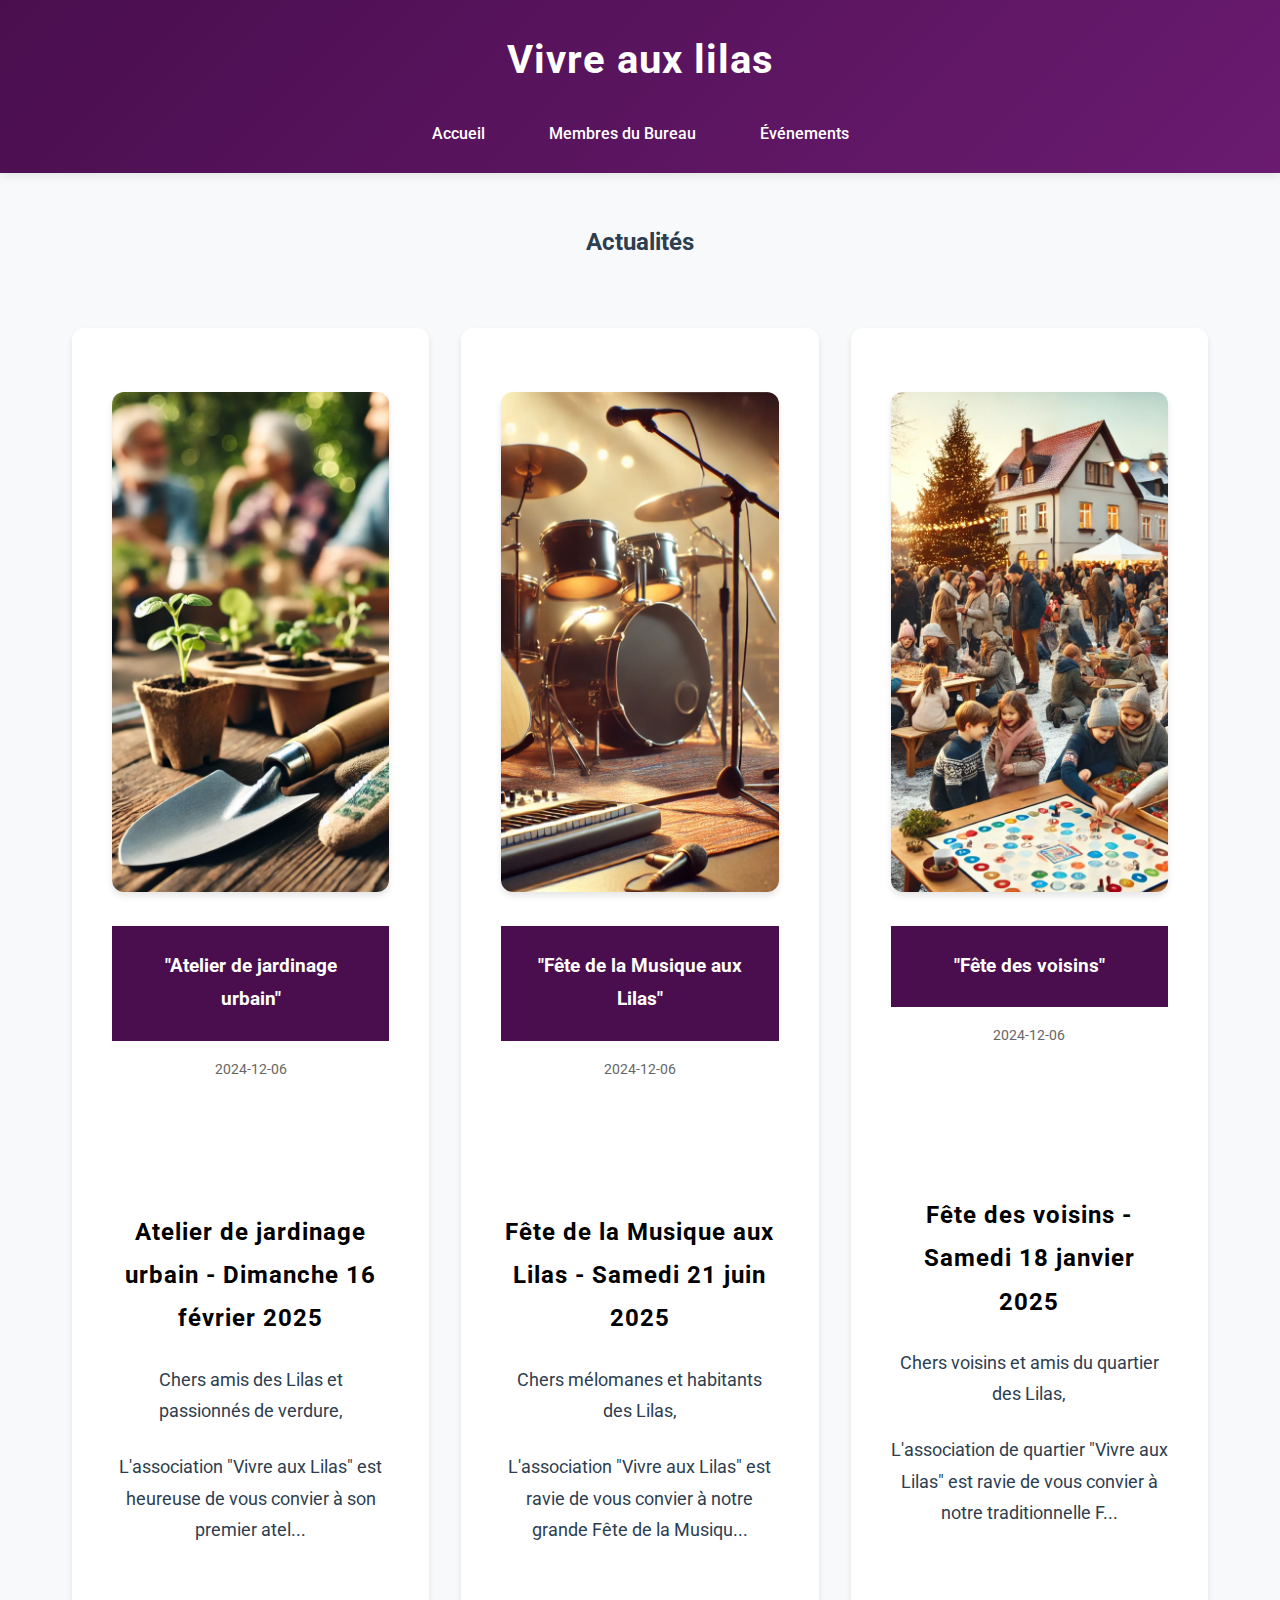
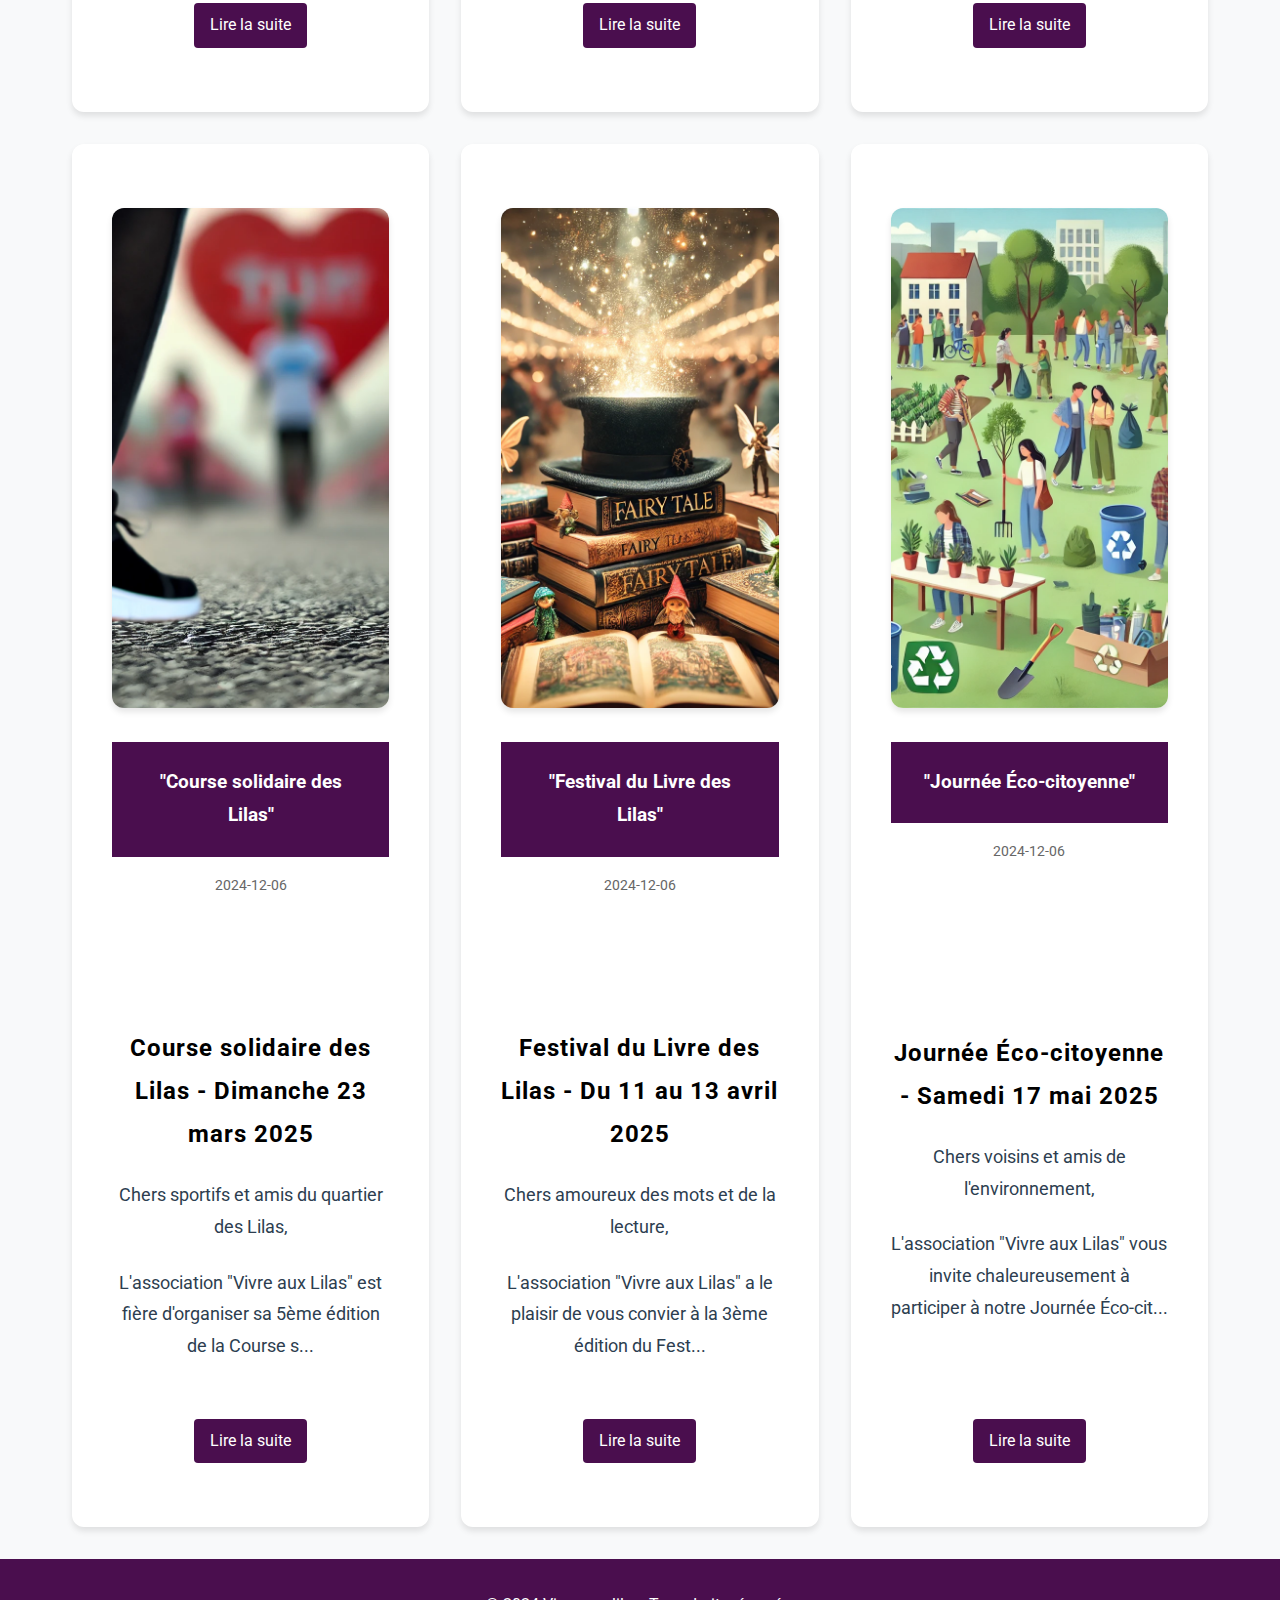
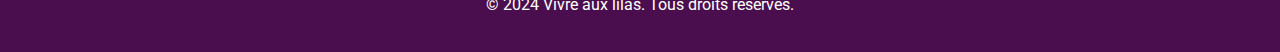
<file: index.html>
<!DOCTYPE html>
    <html lang="fr">
    <head>
        <meta charset="UTF-8">
        <meta name="viewport" content="width=device-width, initial-scale=1.0">
        <title>Accueil - Vivre aux lilas</title>
        <link rel="stylesheet" href="styles.css">
        <link href="https://fonts.googleapis.com/css2?family=Roboto:wght@300;400;700&display=swap" rel="stylesheet">
    </head>
    <body>
        <header>
            <h1 class="title-lila">Vivre aux lilas</h1>
            <nav>
                <ul>
                    <li><a href="index.html">Accueil</a></li>
                    <li><a href="bureau.html">Membres du Bureau</a></li>
                    <li><a href="evenements.html">Événements</a></li>
                </ul>
            </nav>
        </header>
        <main>
            <h2>Actualités</h2>
            <div class="news-grid">
    
                <article class="news-card">
                    <div>
                        <img src="images/evenement-2.webp" alt="Illustration pour "Atelier de jardinage urbain"" class="event-image">
                        <h3><a href="evenement-2.html">"Atelier de jardinage urbain"</a></h3>
                        <p class="date">2024-12-06</p>
                    </div>
                    <div>
                       <p class="summary"><h1>Atelier de jardinage urbain - Dimanche 16 février 2025</h1>
<p>Chers amis des Lilas et passionnés de verdure,</p>
<p>L'association "Vivre aux Lilas" est heureuse de vous convier à son premier atel...</p>
                    </div>
                    <div>
                        <a href="evenement-2.html" class="read-more">Lire la suite</a>
                    </div>
                </article>
        
                <article class="news-card">
                    <div>
                        <img src="images/evenement-6.webp" alt="Illustration pour "Fête de la Musique aux Lilas"" class="event-image">
                        <h3><a href="evenement-6.html">"Fête de la Musique aux Lilas"</a></h3>
                        <p class="date">2024-12-06</p>
                    </div>
                    <div>
                       <p class="summary"><h1>Fête de la Musique aux Lilas - Samedi 21 juin 2025</h1>
<p>Chers mélomanes et habitants des Lilas,</p>
<p>L'association "Vivre aux Lilas" est ravie de vous convier à notre grande Fête de la Musiqu...</p>
                    </div>
                    <div>
                        <a href="evenement-6.html" class="read-more">Lire la suite</a>
                    </div>
                </article>
        
                <article class="news-card">
                    <div>
                        <img src="images/evenement-1.webp" alt="Illustration pour "Fête des voisins"" class="event-image">
                        <h3><a href="evenement-1.html">"Fête des voisins"</a></h3>
                        <p class="date">2024-12-06</p>
                    </div>
                    <div>
                       <p class="summary"><h1>Fête des voisins - Samedi 18 janvier 2025</h1>
<p>Chers voisins et amis du quartier des Lilas,</p>
<p>L'association de quartier "Vivre aux Lilas" est ravie de vous convier à notre traditionnelle F...</p>
                    </div>
                    <div>
                        <a href="evenement-1.html" class="read-more">Lire la suite</a>
                    </div>
                </article>
        
                <article class="news-card">
                    <div>
                        <img src="images/evenement-3.webp" alt="Illustration pour "Course solidaire des Lilas"" class="event-image">
                        <h3><a href="evenement-3.html">"Course solidaire des Lilas"</a></h3>
                        <p class="date">2024-12-06</p>
                    </div>
                    <div>
                       <p class="summary"><h1>Course solidaire des Lilas - Dimanche 23 mars 2025</h1>
<p>Chers sportifs et amis du quartier des Lilas,</p>
<p>L'association "Vivre aux Lilas" est fière d'organiser sa 5ème édition de la Course s...</p>
                    </div>
                    <div>
                        <a href="evenement-3.html" class="read-more">Lire la suite</a>
                    </div>
                </article>
        
                <article class="news-card">
                    <div>
                        <img src="images/evenement-4.webp" alt="Illustration pour "Festival du Livre des Lilas"" class="event-image">
                        <h3><a href="evenement-4.html">"Festival du Livre des Lilas"</a></h3>
                        <p class="date">2024-12-06</p>
                    </div>
                    <div>
                       <p class="summary"><h1>Festival du Livre des Lilas - Du 11 au 13 avril 2025</h1>
<p>Chers amoureux des mots et de la lecture,</p>
<p>L'association "Vivre aux Lilas" a le plaisir de vous convier à la 3ème édition du Fest...</p>
                    </div>
                    <div>
                        <a href="evenement-4.html" class="read-more">Lire la suite</a>
                    </div>
                </article>
        
                <article class="news-card">
                    <div>
                        <img src="images/evenement-5.webp" alt="Illustration pour "Journée Éco-citoyenne"" class="event-image">
                        <h3><a href="evenement-5.html">"Journée Éco-citoyenne"</a></h3>
                        <p class="date">2024-12-06</p>
                    </div>
                    <div>
                       <p class="summary"><h1>Journée Éco-citoyenne - Samedi 17 mai 2025</h1>
<p>Chers voisins et amis de l'environnement,</p>
<p>L'association "Vivre aux Lilas" vous invite chaleureusement à participer à notre Journée Éco-cit...</p>
                    </div>
                    <div>
                        <a href="evenement-5.html" class="read-more">Lire la suite</a>
                    </div>
                </article>
        
            </div>
        </main>
        <footer>
            <p>© 2024 Vivre aux lilas. Tous droits réservés.</p>
        </footer>
    </body>
    </html>
</file>
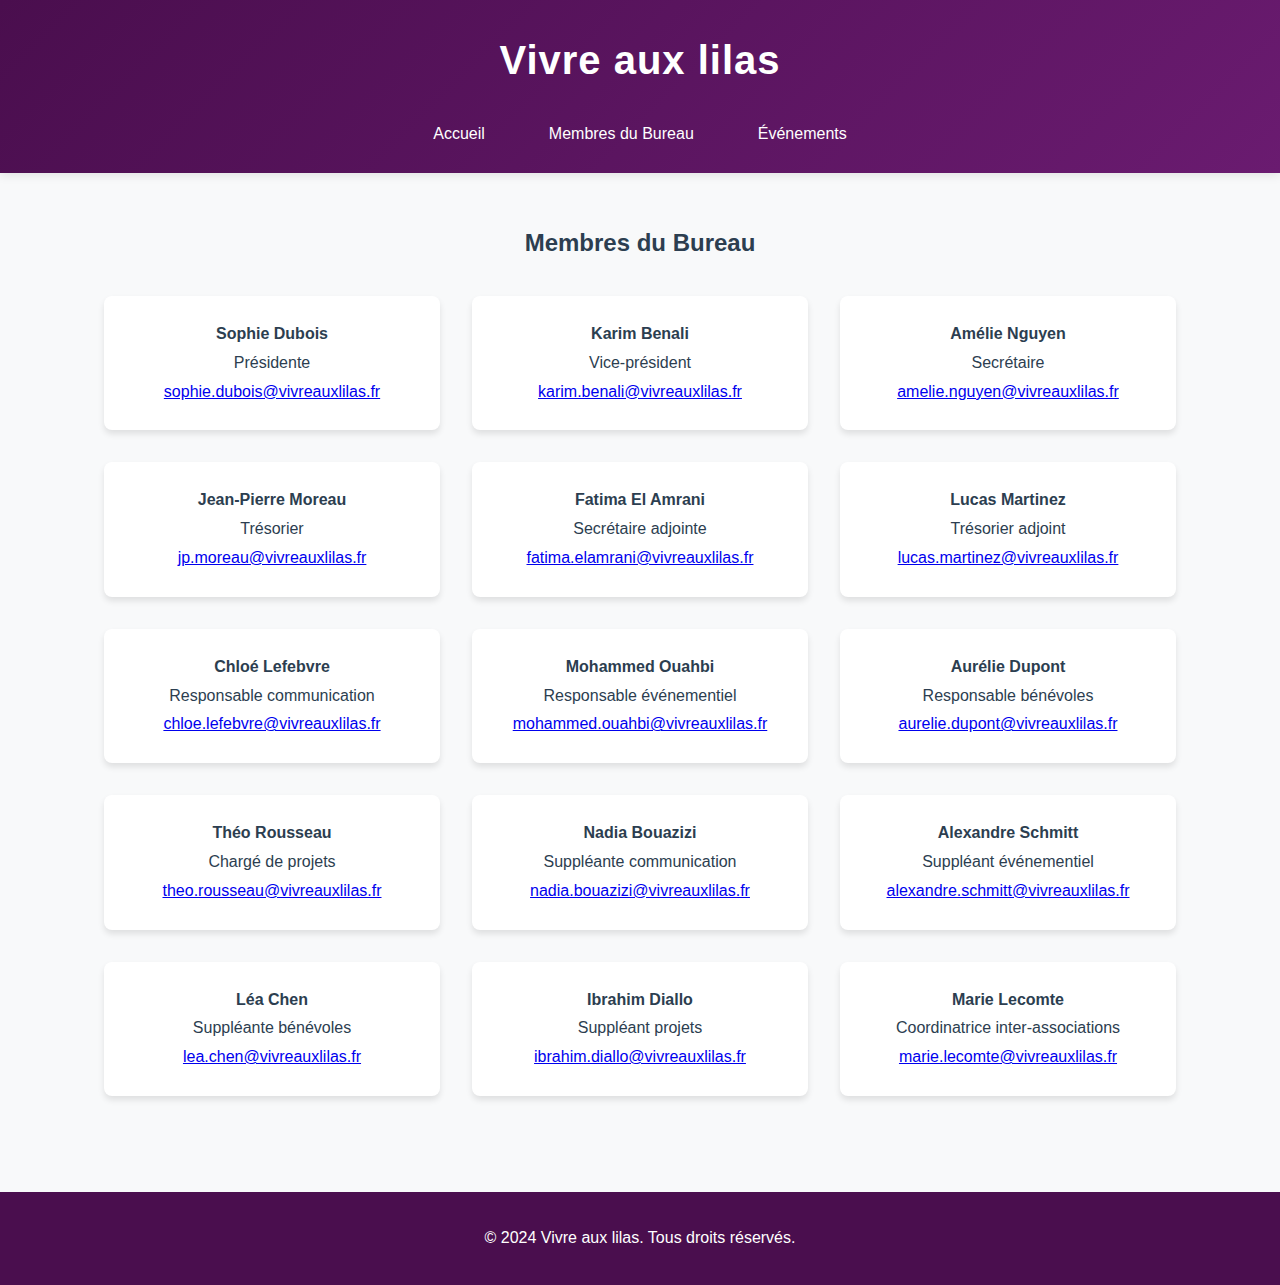
<file: bureau.html>
<!DOCTYPE html>
    <html lang="fr">
    <head>
        <meta charset="UTF-8">
        <meta name="viewport" content="width=device-width, initial-scale=1.0">
        <title>Membres du Bureau - Vivre aux lilas</title>
        <link rel="stylesheet" href="styles.css">
    </head>
    <body>
        <header>
            <h1 class="title-lila">Vivre aux lilas</h1>
            <nav>
                <ul>
                    <li><a href="index.html">Accueil</a></li>
                    <li><a href="bureau.html">Membres du Bureau</a></li>
                    <li><a href="evenements.html">Événements</a></li>
                </ul>
            </nav>
        </header>
        <main>
            <h2>Membres du Bureau</h2>
            <ul class="members-list">
    
                <li>
                    <strong>Sophie Dubois</strong>
                    <br>Présidente
                    <br><a href="mailto:sophie.dubois@vivreauxlilas.fr">sophie.dubois@vivreauxlilas.fr</a>
                </li>
        
                <li>
                    <strong>Karim Benali</strong>
                    <br>Vice-président
                    <br><a href="mailto:karim.benali@vivreauxlilas.fr">karim.benali@vivreauxlilas.fr</a>
                </li>
        
                <li>
                    <strong>Amélie Nguyen</strong>
                    <br>Secrétaire
                    <br><a href="mailto:amelie.nguyen@vivreauxlilas.fr">amelie.nguyen@vivreauxlilas.fr</a>
                </li>
        
                <li>
                    <strong>Jean-Pierre Moreau</strong>
                    <br>Trésorier
                    <br><a href="mailto:jp.moreau@vivreauxlilas.fr">jp.moreau@vivreauxlilas.fr</a>
                </li>
        
                <li>
                    <strong>Fatima El Amrani</strong>
                    <br>Secrétaire adjointe
                    <br><a href="mailto:fatima.elamrani@vivreauxlilas.fr">fatima.elamrani@vivreauxlilas.fr</a>
                </li>
        
                <li>
                    <strong>Lucas Martinez</strong>
                    <br>Trésorier adjoint
                    <br><a href="mailto:lucas.martinez@vivreauxlilas.fr">lucas.martinez@vivreauxlilas.fr</a>
                </li>
        
                <li>
                    <strong>Chloé Lefebvre</strong>
                    <br>Responsable communication
                    <br><a href="mailto:chloe.lefebvre@vivreauxlilas.fr">chloe.lefebvre@vivreauxlilas.fr</a>
                </li>
        
                <li>
                    <strong>Mohammed Ouahbi</strong>
                    <br>Responsable événementiel
                    <br><a href="mailto:mohammed.ouahbi@vivreauxlilas.fr">mohammed.ouahbi@vivreauxlilas.fr</a>
                </li>
        
                <li>
                    <strong>Aurélie Dupont</strong>
                    <br>Responsable bénévoles
                    <br><a href="mailto:aurelie.dupont@vivreauxlilas.fr">aurelie.dupont@vivreauxlilas.fr</a>
                </li>
        
                <li>
                    <strong>Théo Rousseau</strong>
                    <br>Chargé de projets
                    <br><a href="mailto:theo.rousseau@vivreauxlilas.fr">theo.rousseau@vivreauxlilas.fr</a>
                </li>
        
                <li>
                    <strong>Nadia Bouazizi</strong>
                    <br>Suppléante communication
                    <br><a href="mailto:nadia.bouazizi@vivreauxlilas.fr">nadia.bouazizi@vivreauxlilas.fr</a>
                </li>
        
                <li>
                    <strong>Alexandre Schmitt</strong>
                    <br>Suppléant événementiel
                    <br><a href="mailto:alexandre.schmitt@vivreauxlilas.fr">alexandre.schmitt@vivreauxlilas.fr</a>
                </li>
        
                <li>
                    <strong>Léa Chen</strong>
                    <br>Suppléante bénévoles
                    <br><a href="mailto:lea.chen@vivreauxlilas.fr">lea.chen@vivreauxlilas.fr</a>
                </li>
        
                <li>
                    <strong>Ibrahim Diallo</strong>
                    <br>Suppléant projets
                    <br><a href="mailto:ibrahim.diallo@vivreauxlilas.fr">ibrahim.diallo@vivreauxlilas.fr</a>
                </li>
        
                <li>
                    <strong>Marie Lecomte</strong>
                    <br>Coordinatrice inter-associations
                    <br><a href="mailto:marie.lecomte@vivreauxlilas.fr">marie.lecomte@vivreauxlilas.fr</a>
                </li>
        
            </ul>
        </main>
        <footer>
            <p>&copy; 2024 Vivre aux lilas. Tous droits réservés.</p>
        </footer>
    </body>
    </html>
</file>
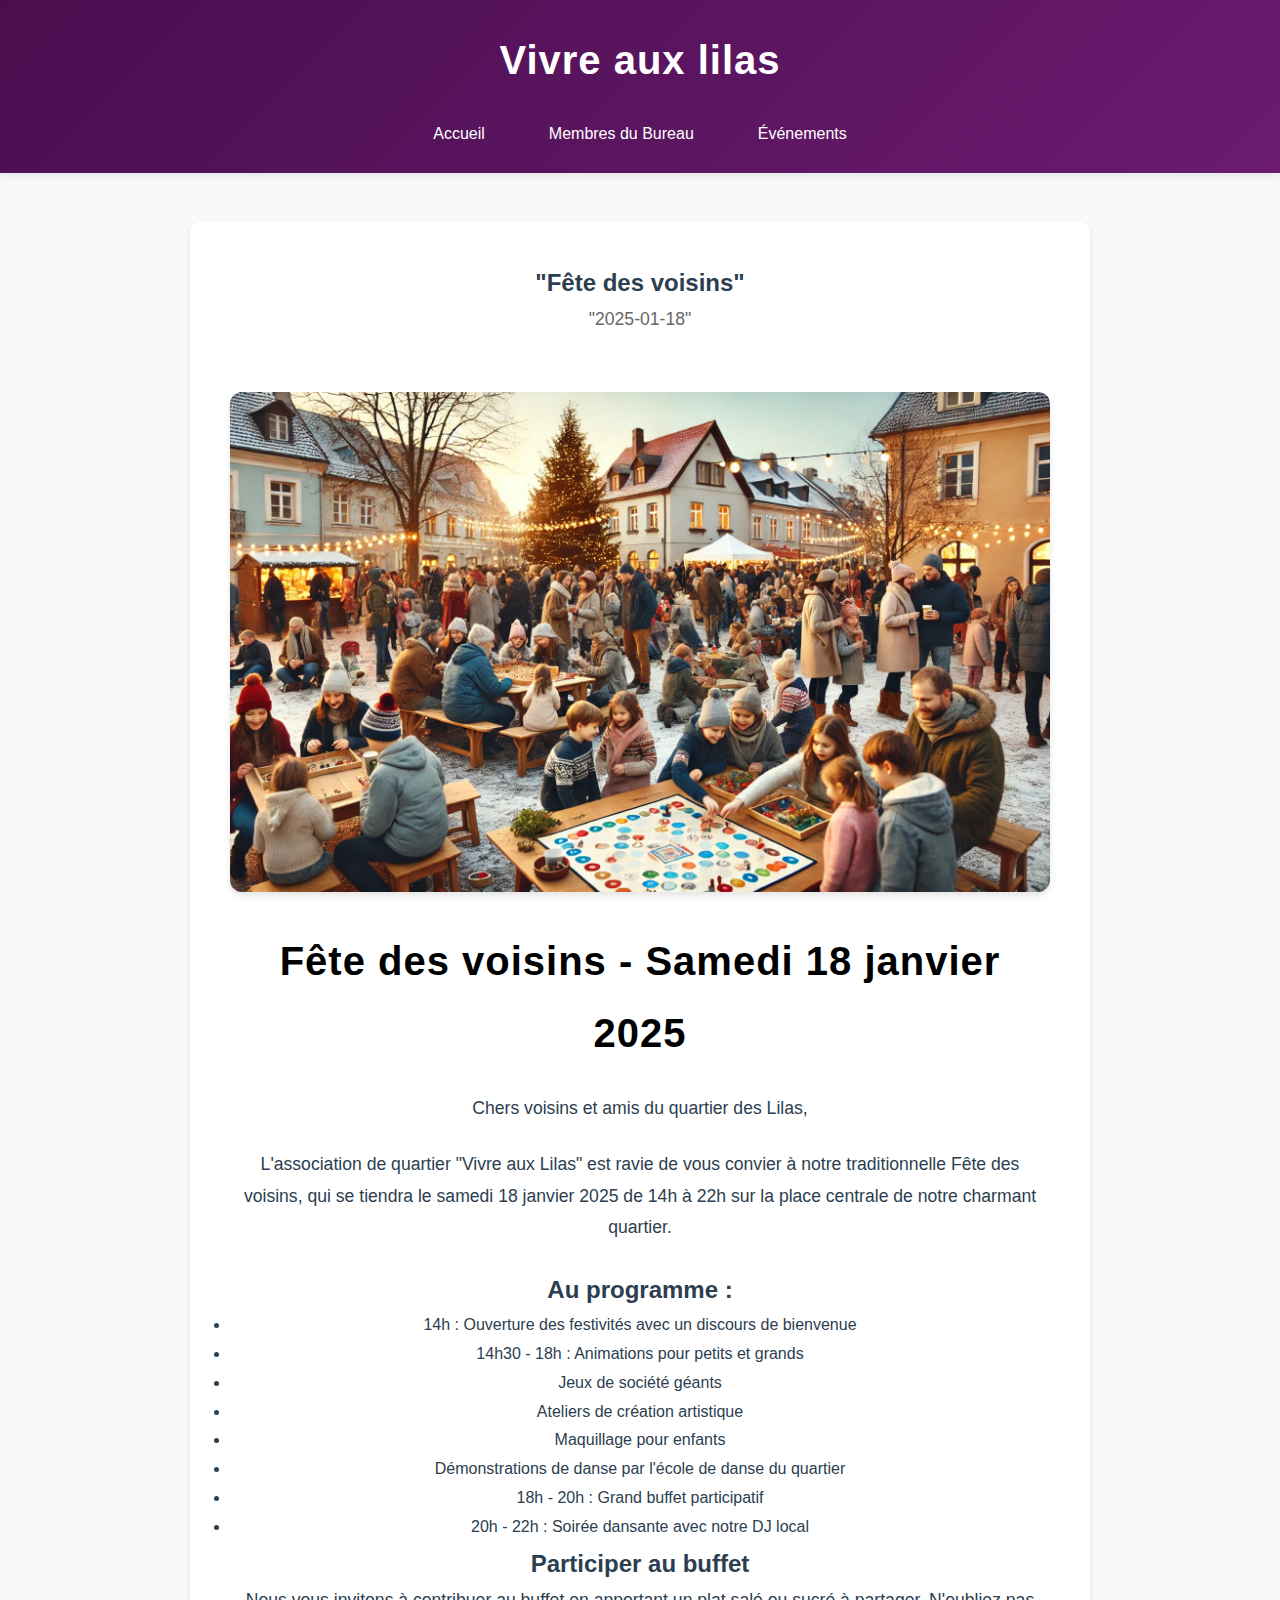
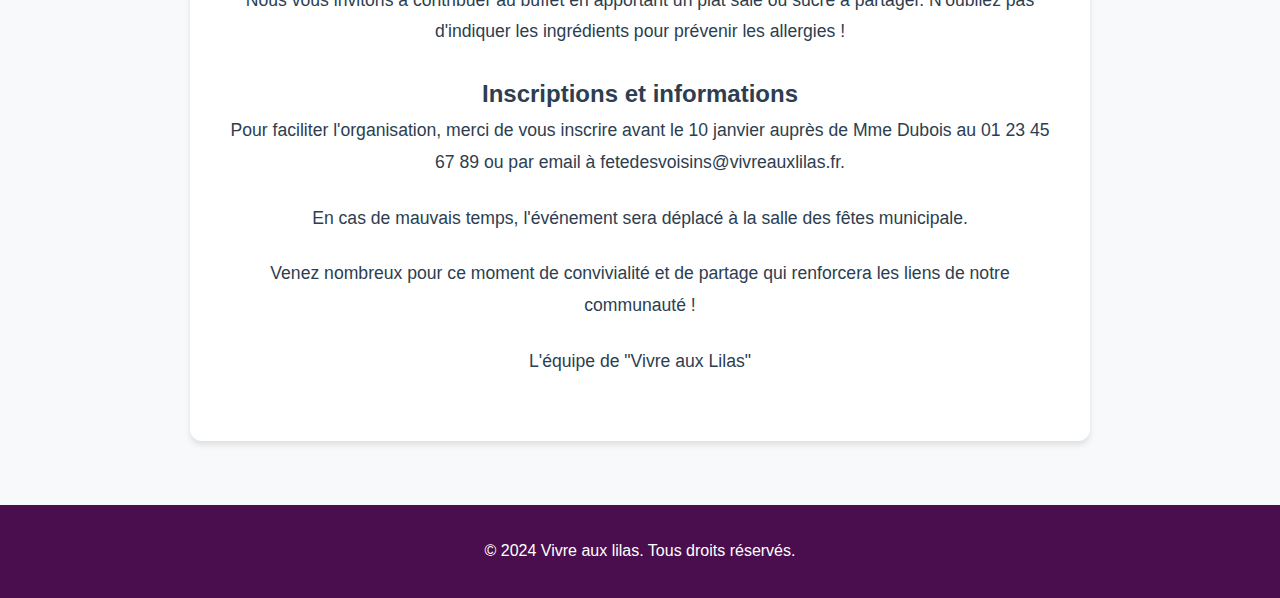
<file: evenement-1.html>
<!DOCTYPE html>
    <html lang="fr">
    <head>
        <meta charset="UTF-8">
        <meta name="viewport" content="width=device-width, initial-scale=1.0">
        <title>"Fête des voisins" - Vivre aux lilas</title>
        <link rel="stylesheet" href="styles.css">
    </head>
    <body>
        <header>
            <h1 class="title-lila">Vivre aux lilas</h1>
            <nav>
                <ul>
                    <li><a href="index.html">Accueil</a></li>
                    <li><a href="bureau.html">Membres du Bureau</a></li>
                    <li><a href="evenements.html">Événements</a></li>
                </ul>
            </nav>
        </header>
        <main>
            <article classs="event-page">
                <h2>"Fête des voisins"</h2>
                <p class="date">"2025-01-18"</p>
                <img src="images/evenement-1.webp" alt="Illustration pour "Fête des voisins"" class="event-image">
                <h1>Fête des voisins - Samedi 18 janvier 2025</h1>
<p>Chers voisins et amis du quartier des Lilas,</p>
<p>L'association de quartier "Vivre aux Lilas" est ravie de vous convier à notre traditionnelle Fête des voisins, qui se tiendra le samedi 18 janvier 2025 de 14h à 22h sur la place centrale de notre charmant quartier.</p>
<h2>Au programme :</h2>
<ul>
<li>14h : Ouverture des festivités avec un discours de bienvenue</li>
<li>14h30 - 18h : Animations pour petits et grands</li>
<li>Jeux de société géants</li>
<li>Ateliers de création artistique</li>
<li>Maquillage pour enfants</li>
<li>Démonstrations de danse par l'école de danse du quartier</li>
<li>18h - 20h : Grand buffet participatif</li>
<li>20h - 22h : Soirée dansante avec notre DJ local</li>
</ul>
<h2>Participer au buffet</h2>
<p>Nous vous invitons à contribuer au buffet en apportant un plat salé ou sucré à partager. N'oubliez pas d'indiquer les ingrédients pour prévenir les allergies !</p>
<h2>Inscriptions et informations</h2>
<p>Pour faciliter l'organisation, merci de vous inscrire avant le 10 janvier auprès de Mme Dubois au 01 23 45 67 89 ou par email à fetedesvoisins@vivreauxlilas.fr.</p>
<p>En cas de mauvais temps, l'événement sera déplacé à la salle des fêtes municipale.</p>
<p>Venez nombreux pour ce moment de convivialité et de partage qui renforcera les liens de notre communauté !</p>
<p>L'équipe de "Vivre aux Lilas"</p>
            </article>
        </main>
        <footer>
            <p>&copy; 2024 Vivre aux lilas. Tous droits réservés.</p>
        </footer>
    </body>
    </html>
</file>
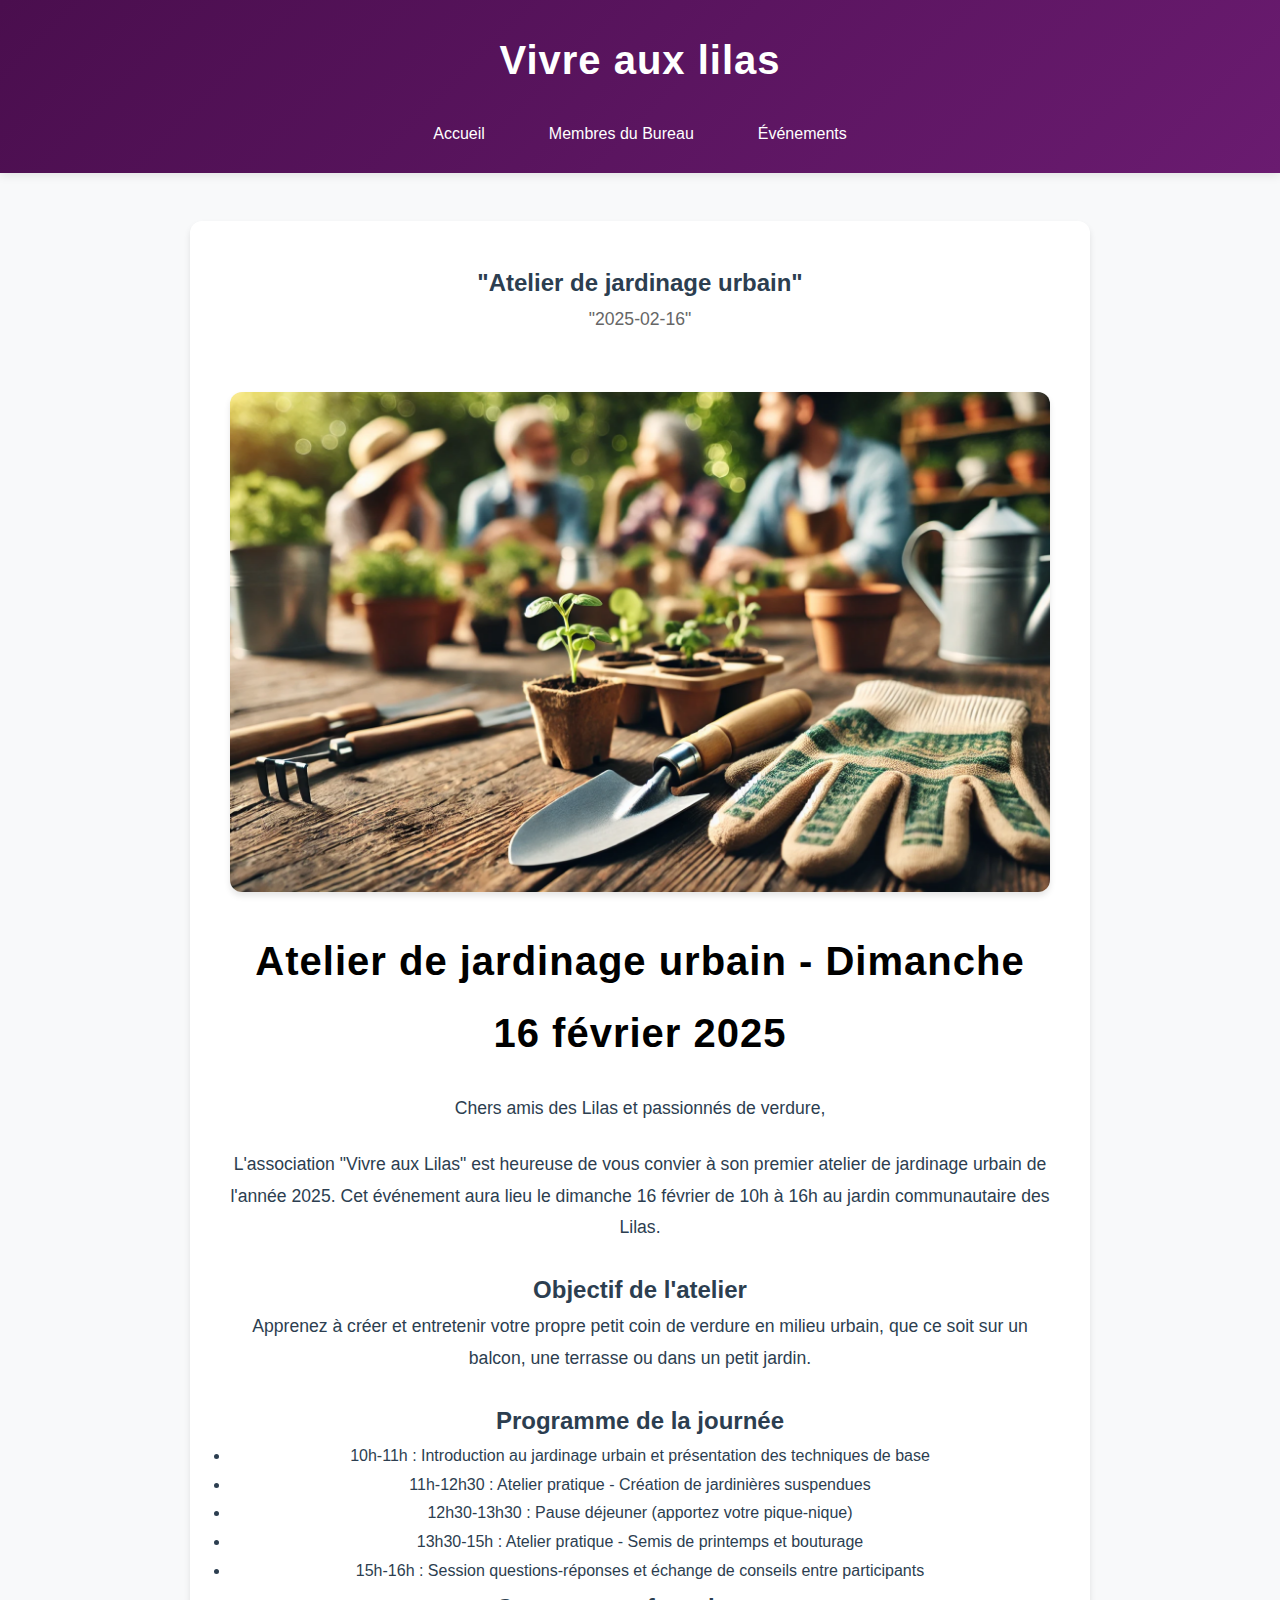
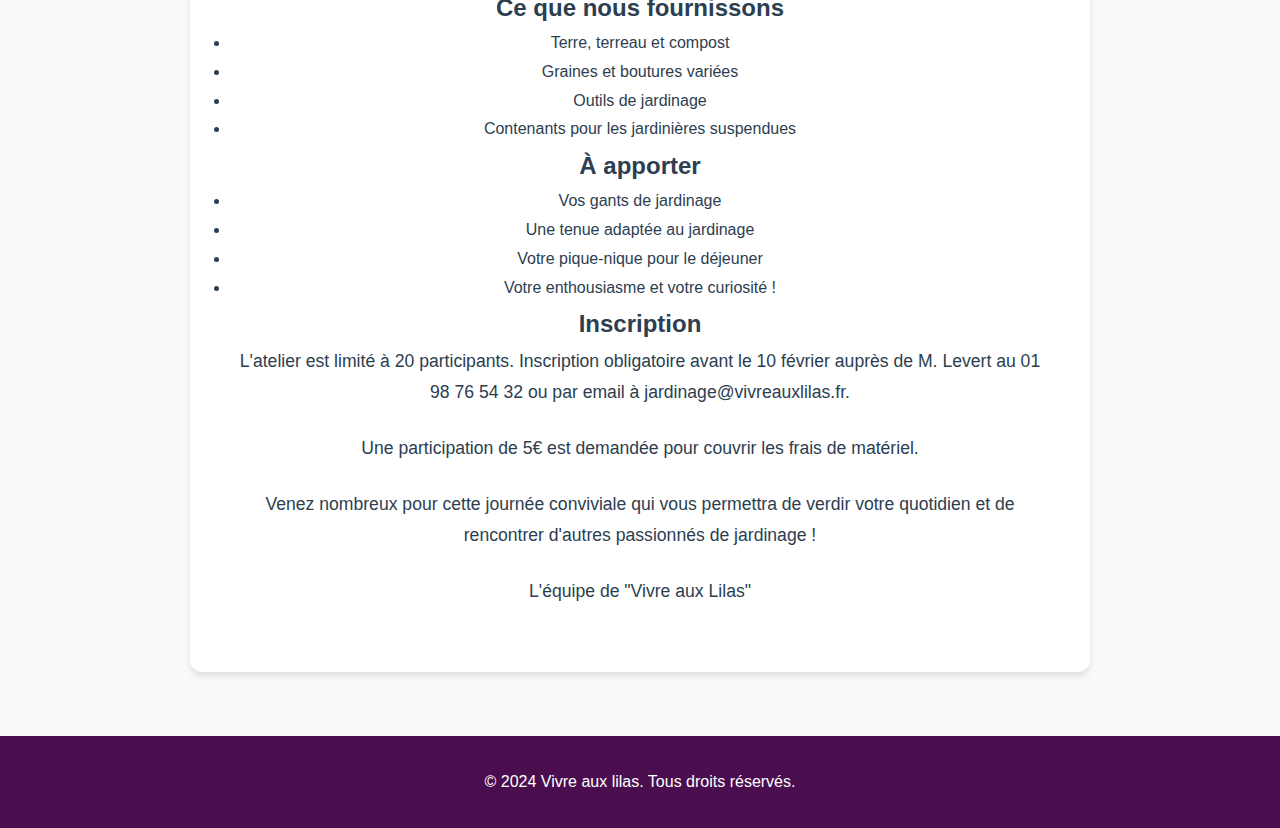
<file: evenement-2.html>
<!DOCTYPE html>
    <html lang="fr">
    <head>
        <meta charset="UTF-8">
        <meta name="viewport" content="width=device-width, initial-scale=1.0">
        <title>"Atelier de jardinage urbain" - Vivre aux lilas</title>
        <link rel="stylesheet" href="styles.css">
    </head>
    <body>
        <header>
            <h1 class="title-lila">Vivre aux lilas</h1>
            <nav>
                <ul>
                    <li><a href="index.html">Accueil</a></li>
                    <li><a href="bureau.html">Membres du Bureau</a></li>
                    <li><a href="evenements.html">Événements</a></li>
                </ul>
            </nav>
        </header>
        <main>
            <article classs="event-page">
                <h2>"Atelier de jardinage urbain"</h2>
                <p class="date">"2025-02-16"</p>
                <img src="images/evenement-2.webp" alt="Illustration pour "Atelier de jardinage urbain"" class="event-image">
                <h1>Atelier de jardinage urbain - Dimanche 16 février 2025</h1>
<p>Chers amis des Lilas et passionnés de verdure,</p>
<p>L'association "Vivre aux Lilas" est heureuse de vous convier à son premier atelier de jardinage urbain de l'année 2025. Cet événement aura lieu le dimanche 16 février de 10h à 16h au jardin communautaire des Lilas.</p>
<h2>Objectif de l'atelier</h2>
<p>Apprenez à créer et entretenir votre propre petit coin de verdure en milieu urbain, que ce soit sur un balcon, une terrasse ou dans un petit jardin.</p>
<h2>Programme de la journée</h2>
<ul>
<li>10h-11h : Introduction au jardinage urbain et présentation des techniques de base</li>
<li>11h-12h30 : Atelier pratique - Création de jardinières suspendues</li>
<li>12h30-13h30 : Pause déjeuner (apportez votre pique-nique)</li>
<li>13h30-15h : Atelier pratique - Semis de printemps et bouturage</li>
<li>15h-16h : Session questions-réponses et échange de conseils entre participants</li>
</ul>
<h2>Ce que nous fournissons</h2>
<ul>
<li>Terre, terreau et compost</li>
<li>Graines et boutures variées</li>
<li>Outils de jardinage</li>
<li>Contenants pour les jardinières suspendues</li>
</ul>
<h2>À apporter</h2>
<ul>
<li>Vos gants de jardinage</li>
<li>Une tenue adaptée au jardinage</li>
<li>Votre pique-nique pour le déjeuner</li>
<li>Votre enthousiasme et votre curiosité !</li>
</ul>
<h2>Inscription</h2>
<p>L'atelier est limité à 20 participants. Inscription obligatoire avant le 10 février auprès de M. Levert au 01 98 76 54 32 ou par email à jardinage@vivreauxlilas.fr.</p>
<p>Une participation de 5€ est demandée pour couvrir les frais de matériel.</p>
<p>Venez nombreux pour cette journée conviviale qui vous permettra de verdir votre quotidien et de rencontrer d'autres passionnés de jardinage !</p>
<p>L'équipe de "Vivre aux Lilas"</p>
            </article>
        </main>
        <footer>
            <p>&copy; 2024 Vivre aux lilas. Tous droits réservés.</p>
        </footer>
    </body>
    </html>
</file>
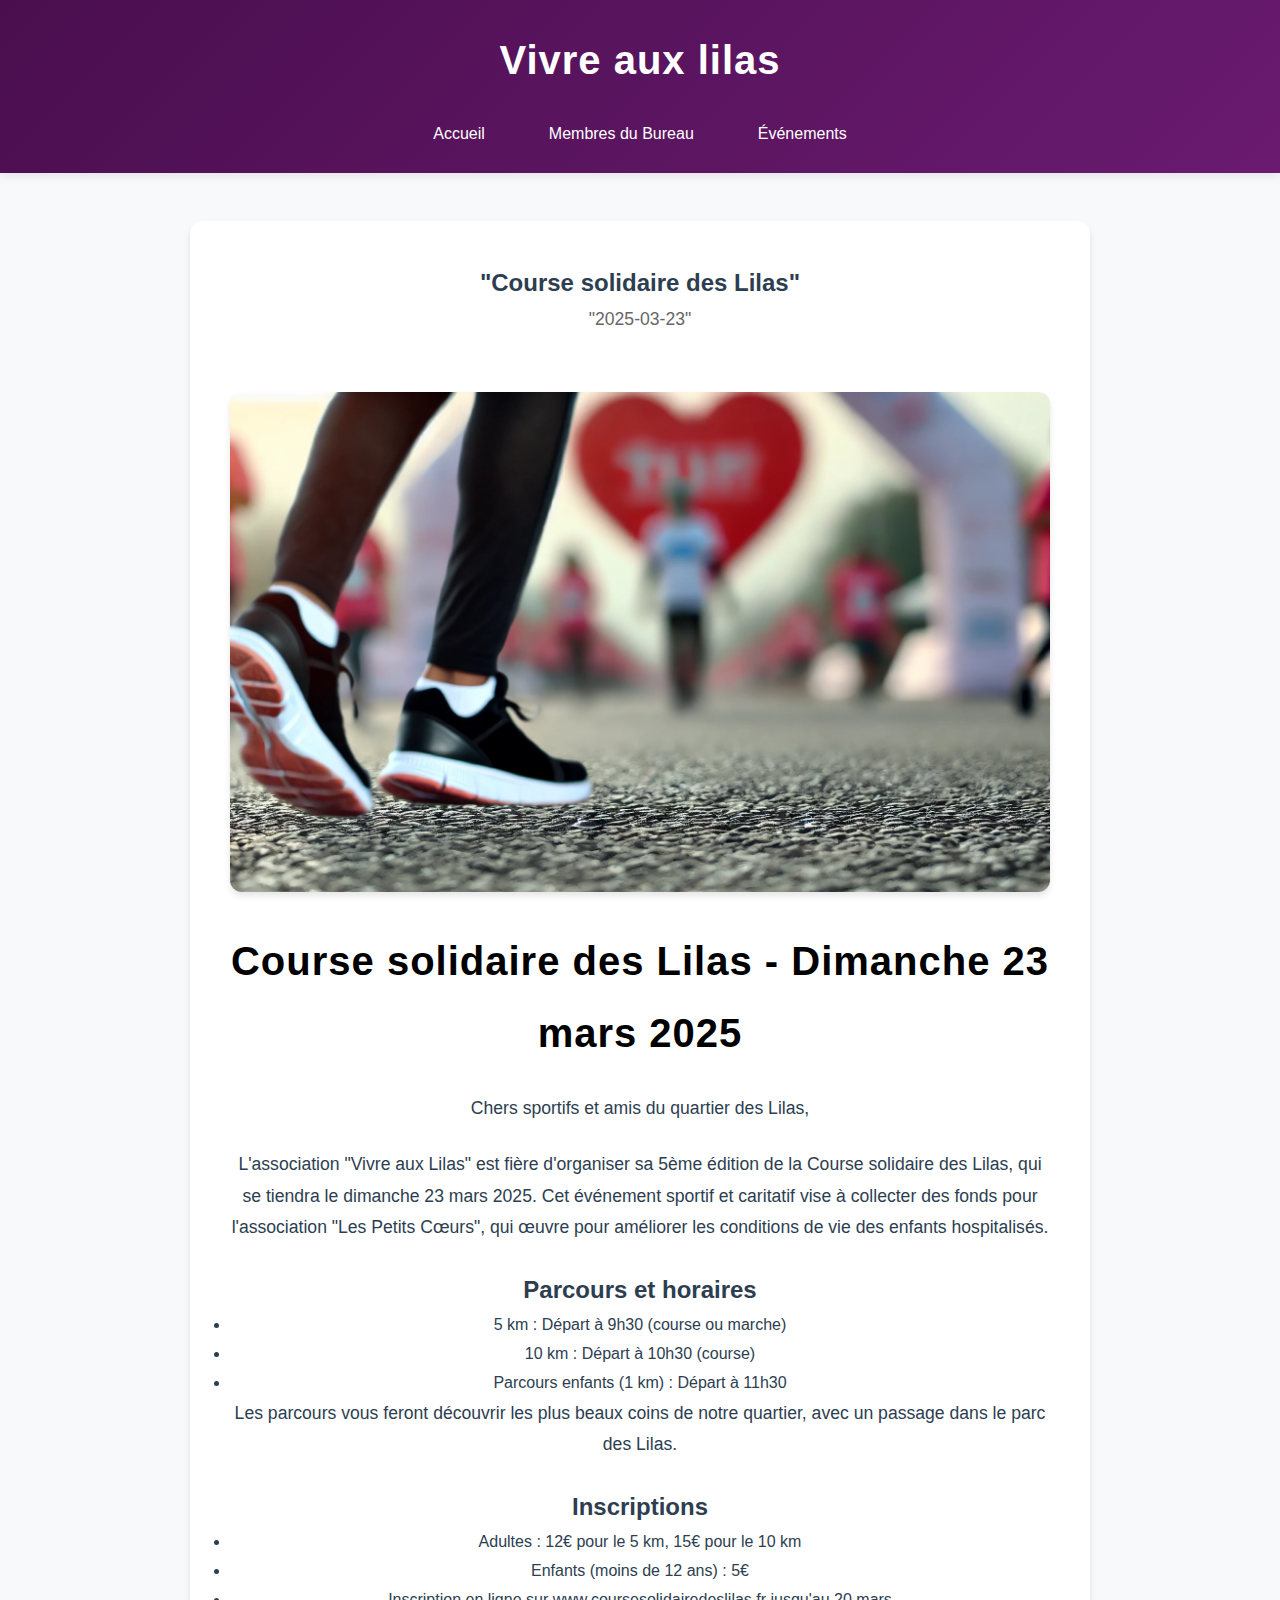
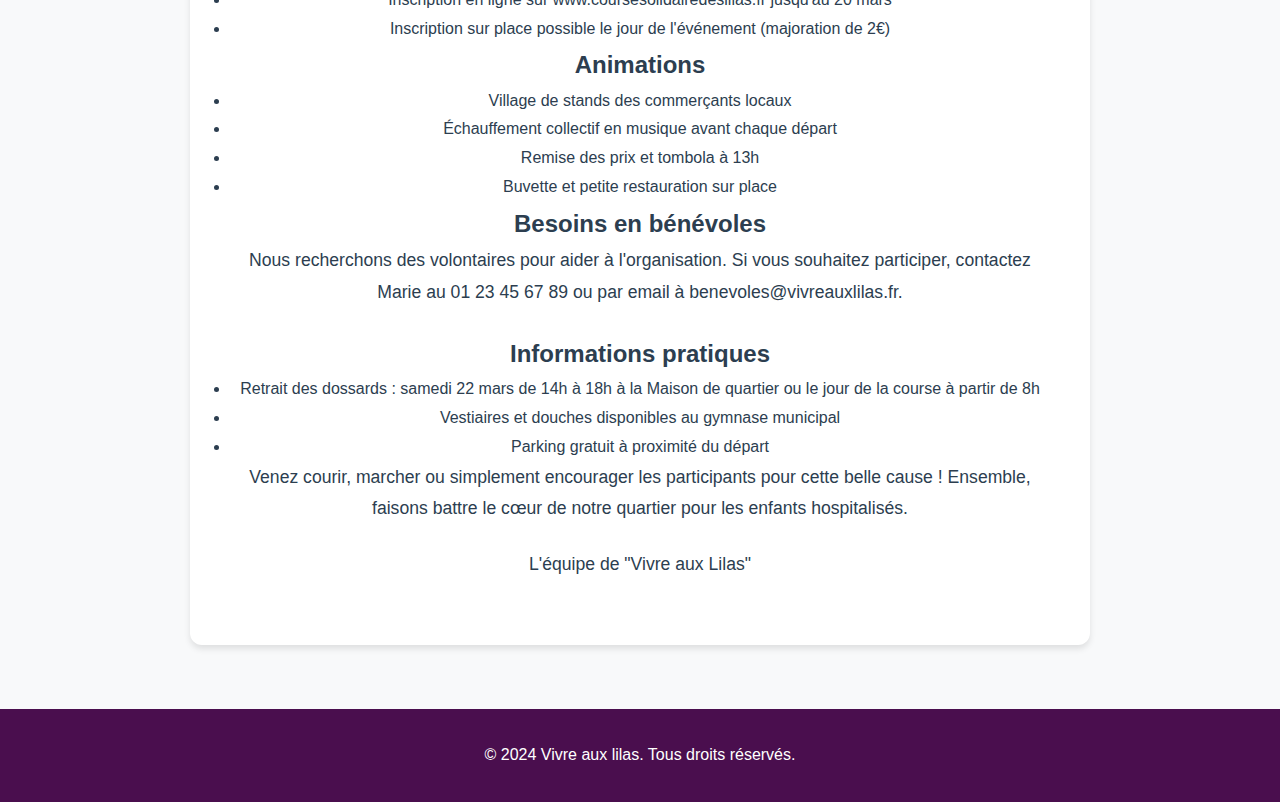
<file: evenement-3.html>
<!DOCTYPE html>
    <html lang="fr">
    <head>
        <meta charset="UTF-8">
        <meta name="viewport" content="width=device-width, initial-scale=1.0">
        <title>"Course solidaire des Lilas" - Vivre aux lilas</title>
        <link rel="stylesheet" href="styles.css">
    </head>
    <body>
        <header>
            <h1 class="title-lila">Vivre aux lilas</h1>
            <nav>
                <ul>
                    <li><a href="index.html">Accueil</a></li>
                    <li><a href="bureau.html">Membres du Bureau</a></li>
                    <li><a href="evenements.html">Événements</a></li>
                </ul>
            </nav>
        </header>
        <main>
            <article classs="event-page">
                <h2>"Course solidaire des Lilas"</h2>
                <p class="date">"2025-03-23"</p>
                <img src="images/evenement-3.webp" alt="Illustration pour "Course solidaire des Lilas"" class="event-image">
                <h1>Course solidaire des Lilas - Dimanche 23 mars 2025</h1>
<p>Chers sportifs et amis du quartier des Lilas,</p>
<p>L'association "Vivre aux Lilas" est fière d'organiser sa 5ème édition de la Course solidaire des Lilas, qui se tiendra le dimanche 23 mars 2025. Cet événement sportif et caritatif vise à collecter des fonds pour l'association "Les Petits Cœurs", qui œuvre pour améliorer les conditions de vie des enfants hospitalisés.</p>
<h2>Parcours et horaires</h2>
<ul>
<li>5 km : Départ à 9h30 (course ou marche)</li>
<li>10 km : Départ à 10h30 (course)</li>
<li>Parcours enfants (1 km) : Départ à 11h30</li>
</ul>
<p>Les parcours vous feront découvrir les plus beaux coins de notre quartier, avec un passage dans le parc des Lilas.</p>
<h2>Inscriptions</h2>
<ul>
<li>Adultes : 12€ pour le 5 km, 15€ pour le 10 km</li>
<li>Enfants (moins de 12 ans) : 5€</li>
<li>Inscription en ligne sur www.coursesolidairedeslilas.fr jusqu'au 20 mars</li>
<li>Inscription sur place possible le jour de l'événement (majoration de 2€)</li>
</ul>
<h2>Animations</h2>
<ul>
<li>Village de stands des commerçants locaux</li>
<li>Échauffement collectif en musique avant chaque départ</li>
<li>Remise des prix et tombola à 13h</li>
<li>Buvette et petite restauration sur place</li>
</ul>
<h2>Besoins en bénévoles</h2>
<p>Nous recherchons des volontaires pour aider à l'organisation. Si vous souhaitez participer, contactez Marie au 01 23 45 67 89 ou par email à benevoles@vivreauxlilas.fr.</p>
<h2>Informations pratiques</h2>
<ul>
<li>Retrait des dossards : samedi 22 mars de 14h à 18h à la Maison de quartier ou le jour de la course à partir de 8h</li>
<li>Vestiaires et douches disponibles au gymnase municipal</li>
<li>Parking gratuit à proximité du départ</li>
</ul>
<p>Venez courir, marcher ou simplement encourager les participants pour cette belle cause ! Ensemble, faisons battre le cœur de notre quartier pour les enfants hospitalisés.</p>
<p>L'équipe de "Vivre aux Lilas"</p>
            </article>
        </main>
        <footer>
            <p>&copy; 2024 Vivre aux lilas. Tous droits réservés.</p>
        </footer>
    </body>
    </html>
</file>
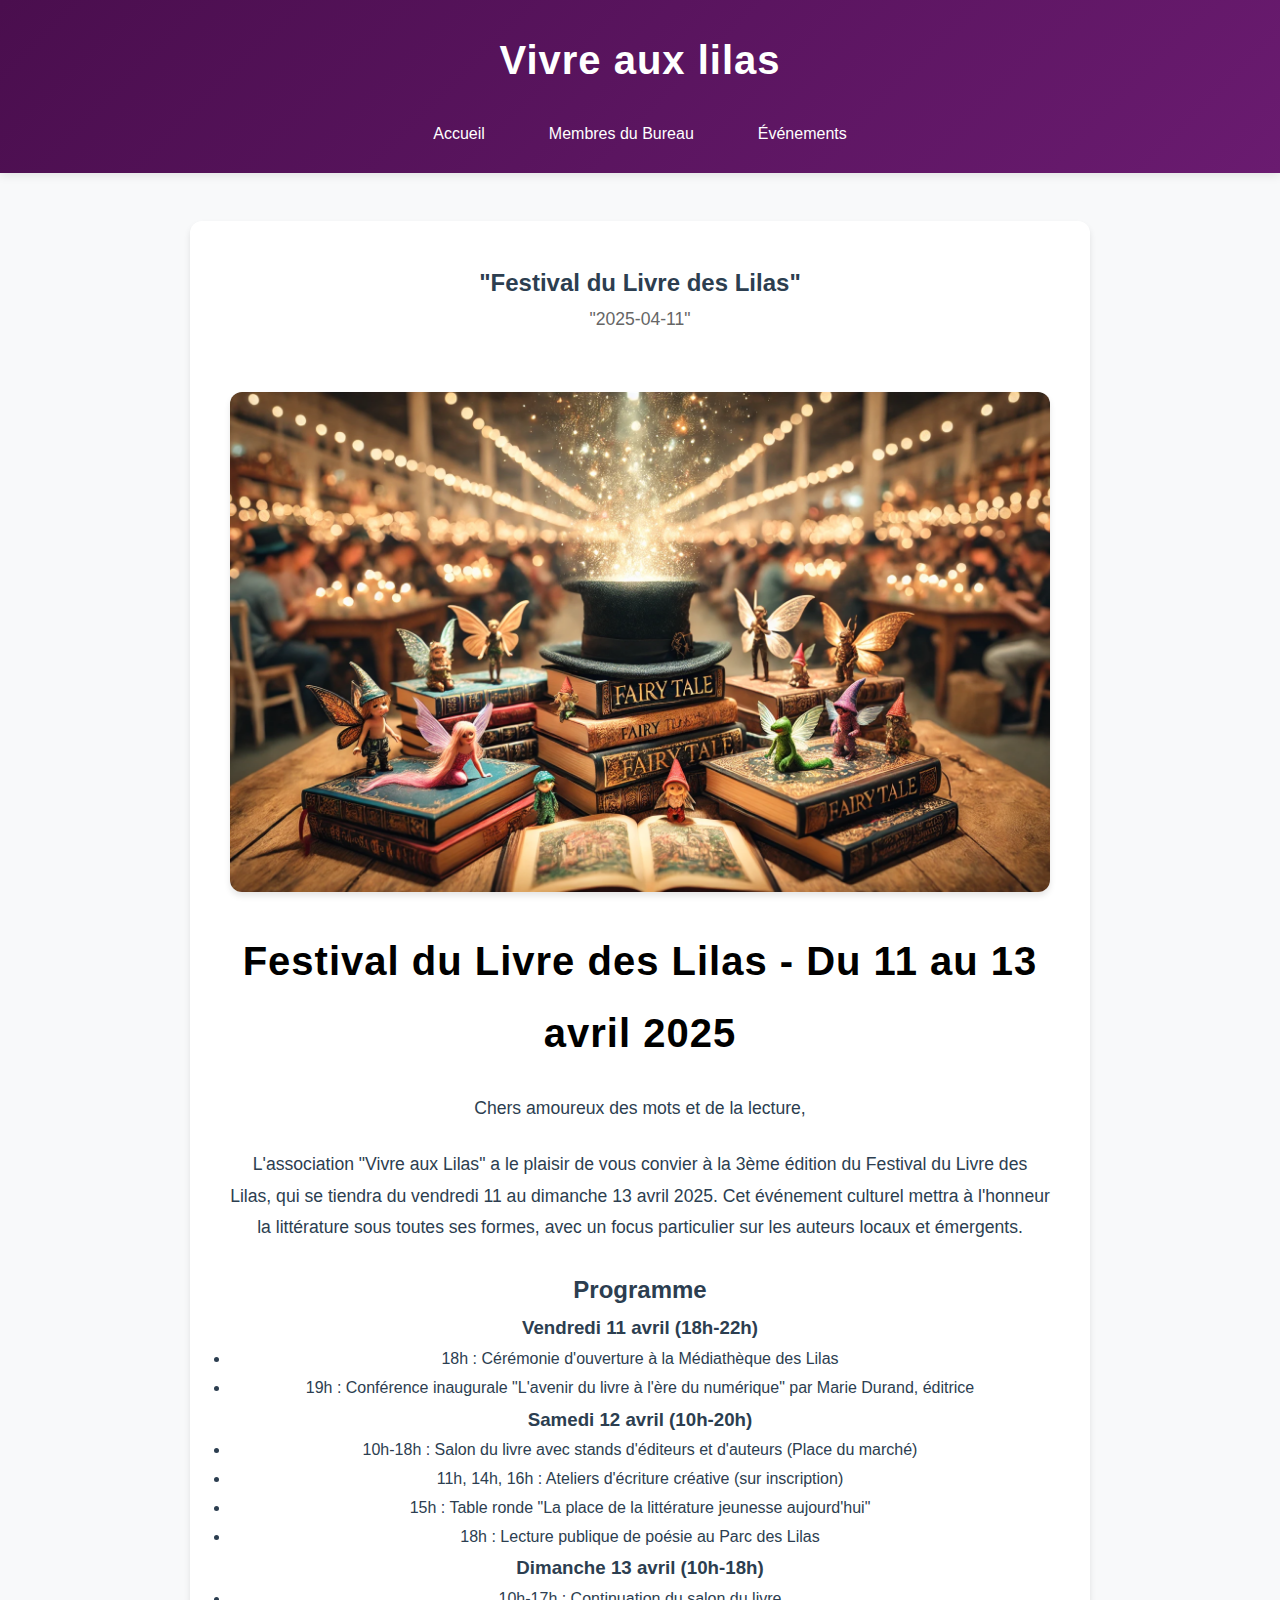
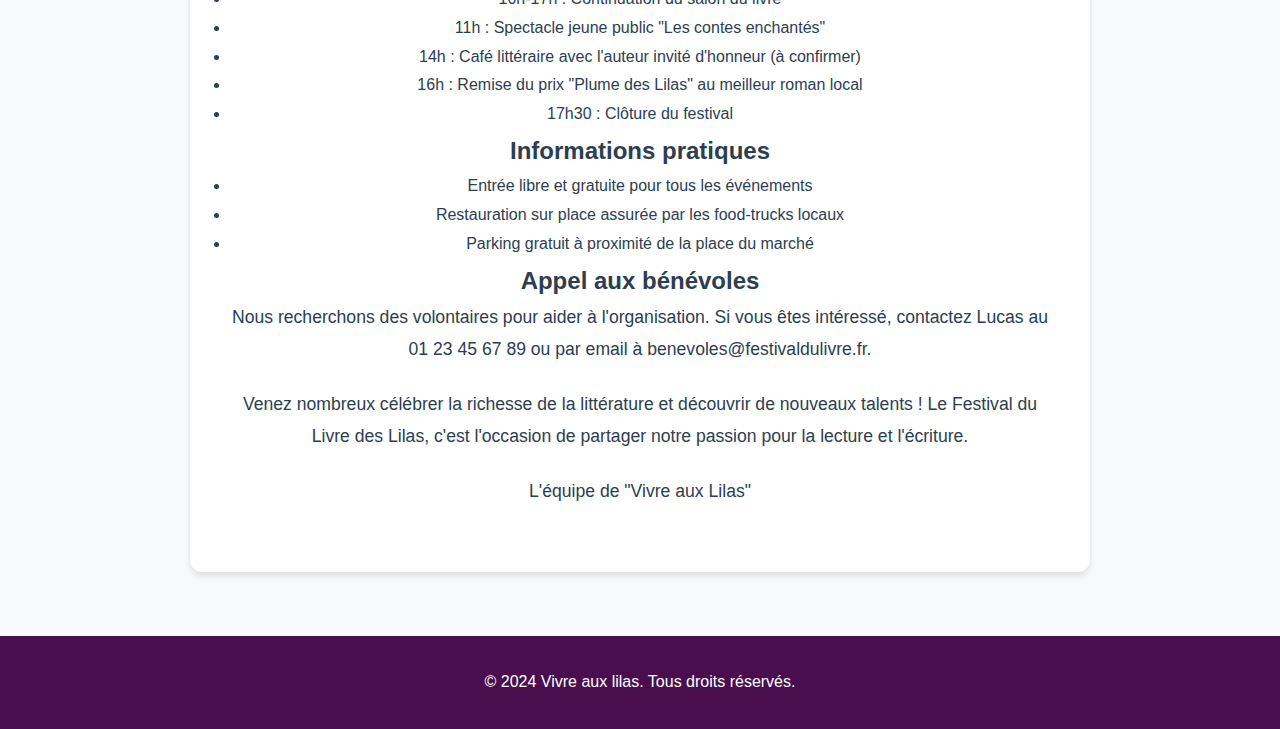
<file: evenement-4.html>
<!DOCTYPE html>
    <html lang="fr">
    <head>
        <meta charset="UTF-8">
        <meta name="viewport" content="width=device-width, initial-scale=1.0">
        <title>"Festival du Livre des Lilas" - Vivre aux lilas</title>
        <link rel="stylesheet" href="styles.css">
    </head>
    <body>
        <header>
            <h1 class="title-lila">Vivre aux lilas</h1>
            <nav>
                <ul>
                    <li><a href="index.html">Accueil</a></li>
                    <li><a href="bureau.html">Membres du Bureau</a></li>
                    <li><a href="evenements.html">Événements</a></li>
                </ul>
            </nav>
        </header>
        <main>
            <article classs="event-page">
                <h2>"Festival du Livre des Lilas"</h2>
                <p class="date">"2025-04-11"</p>
                <img src="images/evenement-4.webp" alt="Illustration pour "Festival du Livre des Lilas"" class="event-image">
                <h1>Festival du Livre des Lilas - Du 11 au 13 avril 2025</h1>
<p>Chers amoureux des mots et de la lecture,</p>
<p>L'association "Vivre aux Lilas" a le plaisir de vous convier à la 3ème édition du Festival du Livre des Lilas, qui se tiendra du vendredi 11 au dimanche 13 avril 2025. Cet événement culturel mettra à l'honneur la littérature sous toutes ses formes, avec un focus particulier sur les auteurs locaux et émergents.</p>
<h2>Programme</h2>
<h3>Vendredi 11 avril (18h-22h)</h3>
<ul>
<li>18h : Cérémonie d'ouverture à la Médiathèque des Lilas</li>
<li>19h : Conférence inaugurale "L'avenir du livre à l'ère du numérique" par Marie Durand, éditrice</li>
</ul>
<h3>Samedi 12 avril (10h-20h)</h3>
<ul>
<li>10h-18h : Salon du livre avec stands d'éditeurs et d'auteurs (Place du marché)</li>
<li>11h, 14h, 16h : Ateliers d'écriture créative (sur inscription)</li>
<li>15h : Table ronde "La place de la littérature jeunesse aujourd'hui"</li>
<li>18h : Lecture publique de poésie au Parc des Lilas</li>
</ul>
<h3>Dimanche 13 avril (10h-18h)</h3>
<ul>
<li>10h-17h : Continuation du salon du livre</li>
<li>11h : Spectacle jeune public "Les contes enchantés"</li>
<li>14h : Café littéraire avec l'auteur invité d'honneur (à confirmer)</li>
<li>16h : Remise du prix "Plume des Lilas" au meilleur roman local</li>
<li>17h30 : Clôture du festival</li>
</ul>
<h2>Informations pratiques</h2>
<ul>
<li>Entrée libre et gratuite pour tous les événements</li>
<li>Restauration sur place assurée par les food-trucks locaux</li>
<li>Parking gratuit à proximité de la place du marché</li>
</ul>
<h2>Appel aux bénévoles</h2>
<p>Nous recherchons des volontaires pour aider à l'organisation. Si vous êtes intéressé, contactez Lucas au 01 23 45 67 89 ou par email à benevoles@festivaldulivre.fr.</p>
<p>Venez nombreux célébrer la richesse de la littérature et découvrir de nouveaux talents ! Le Festival du Livre des Lilas, c'est l'occasion de partager notre passion pour la lecture et l'écriture.</p>
<p>L'équipe de "Vivre aux Lilas"</p>
            </article>
        </main>
        <footer>
            <p>&copy; 2024 Vivre aux lilas. Tous droits réservés.</p>
        </footer>
    </body>
    </html>
</file>
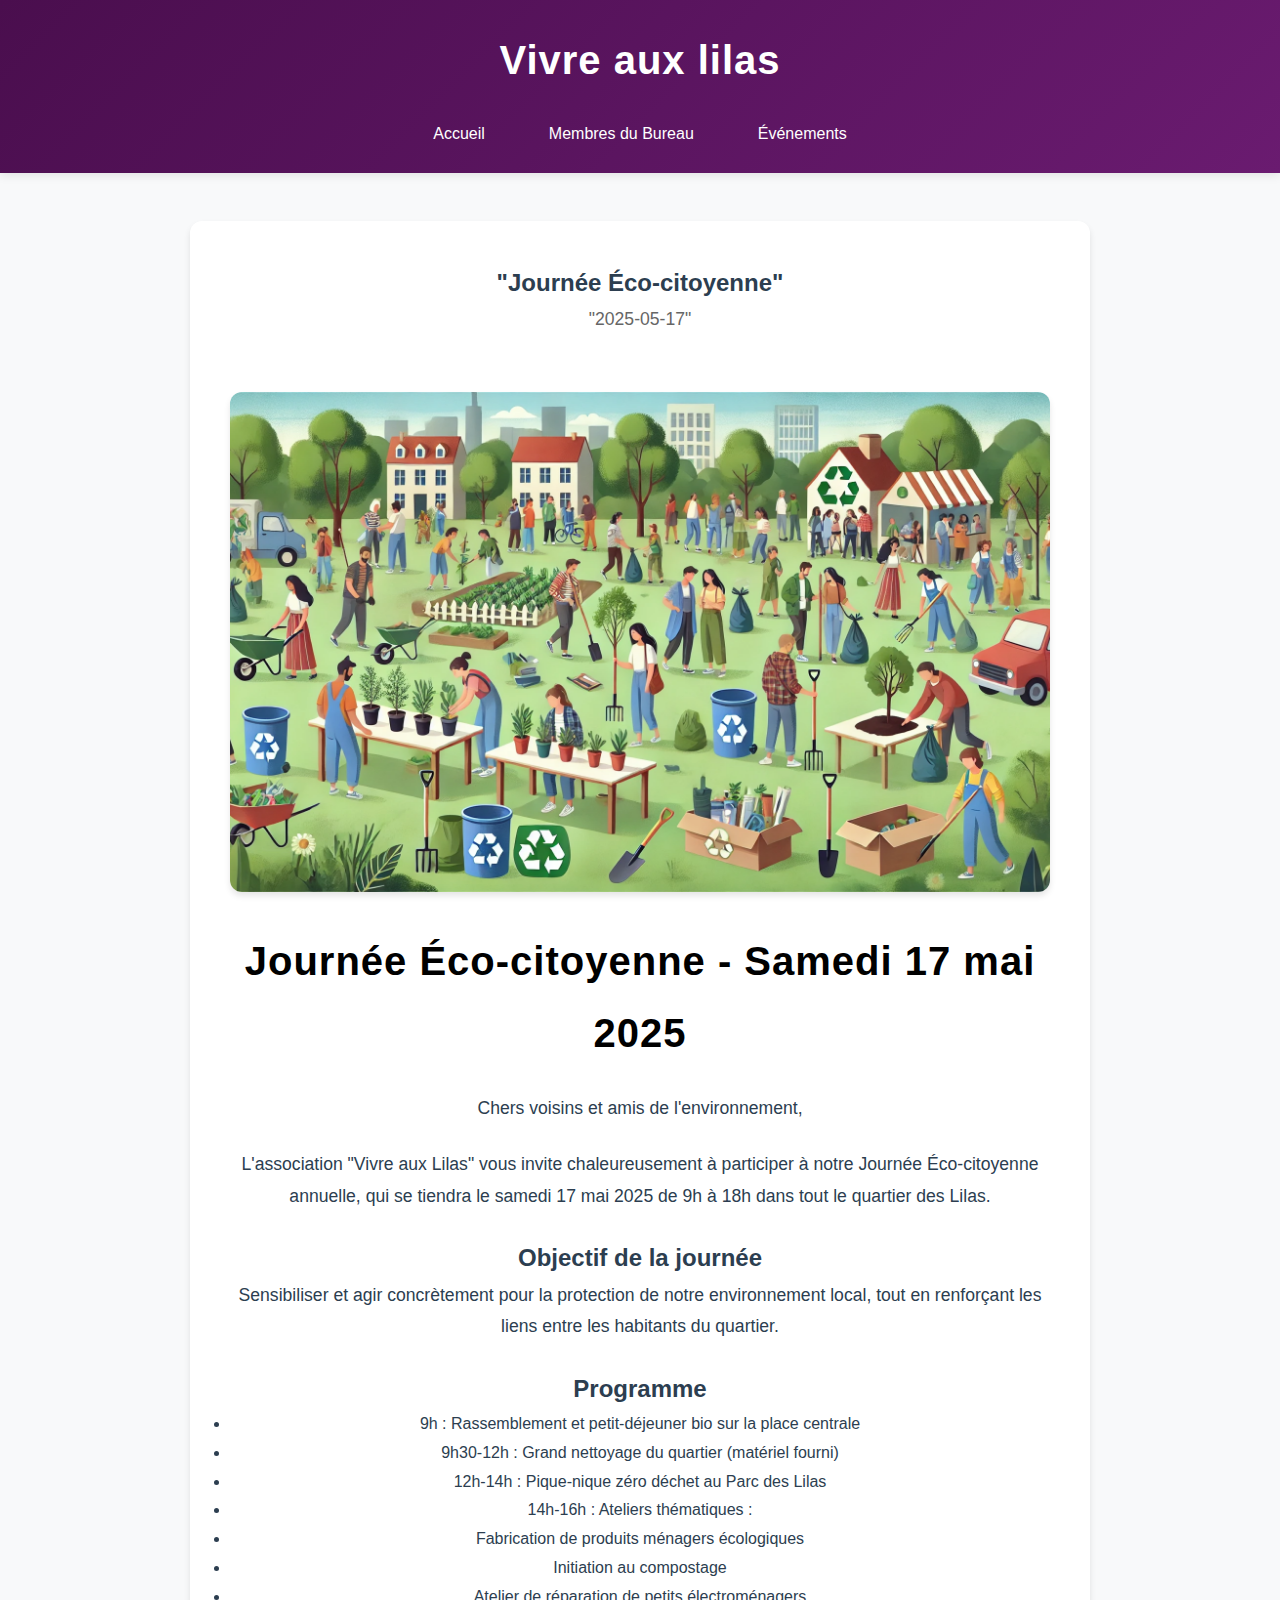
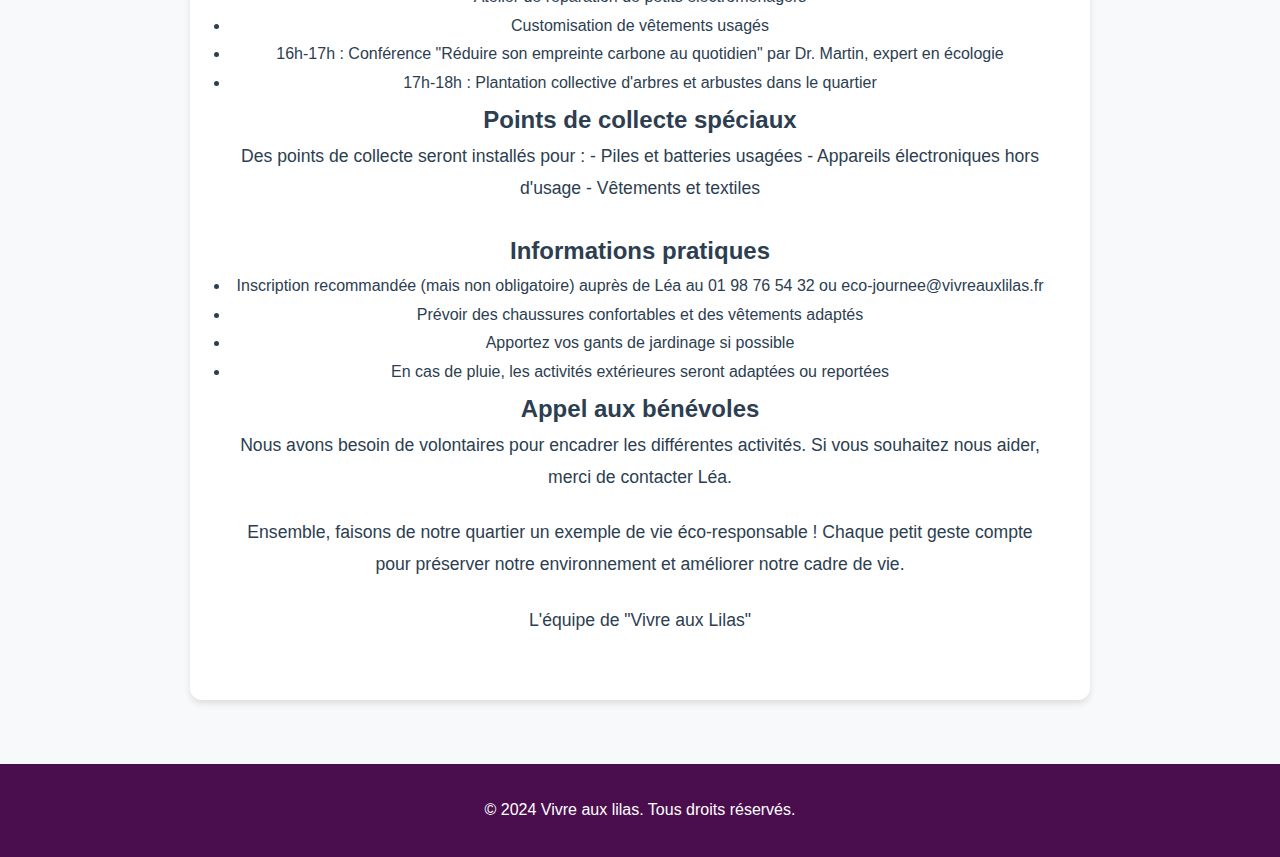
<file: evenement-5.html>
<!DOCTYPE html>
    <html lang="fr">
    <head>
        <meta charset="UTF-8">
        <meta name="viewport" content="width=device-width, initial-scale=1.0">
        <title>"Journée Éco-citoyenne" - Vivre aux lilas</title>
        <link rel="stylesheet" href="styles.css">
    </head>
    <body>
        <header>
            <h1 class="title-lila">Vivre aux lilas</h1>
            <nav>
                <ul>
                    <li><a href="index.html">Accueil</a></li>
                    <li><a href="bureau.html">Membres du Bureau</a></li>
                    <li><a href="evenements.html">Événements</a></li>
                </ul>
            </nav>
        </header>
        <main>
            <article classs="event-page">
                <h2>"Journée Éco-citoyenne"</h2>
                <p class="date">"2025-05-17"</p>
                <img src="images/evenement-5.webp" alt="Illustration pour "Journée Éco-citoyenne"" class="event-image">
                <h1>Journée Éco-citoyenne - Samedi 17 mai 2025</h1>
<p>Chers voisins et amis de l'environnement,</p>
<p>L'association "Vivre aux Lilas" vous invite chaleureusement à participer à notre Journée Éco-citoyenne annuelle, qui se tiendra le samedi 17 mai 2025 de 9h à 18h dans tout le quartier des Lilas.</p>
<h2>Objectif de la journée</h2>
<p>Sensibiliser et agir concrètement pour la protection de notre environnement local, tout en renforçant les liens entre les habitants du quartier.</p>
<h2>Programme</h2>
<ul>
<li>9h : Rassemblement et petit-déjeuner bio sur la place centrale</li>
<li>9h30-12h : Grand nettoyage du quartier (matériel fourni)</li>
<li>12h-14h : Pique-nique zéro déchet au Parc des Lilas</li>
<li>14h-16h : Ateliers thématiques :</li>
<li>Fabrication de produits ménagers écologiques</li>
<li>Initiation au compostage</li>
<li>Atelier de réparation de petits électroménagers</li>
<li>Customisation de vêtements usagés</li>
<li>16h-17h : Conférence "Réduire son empreinte carbone au quotidien" par Dr. Martin, expert en écologie</li>
<li>17h-18h : Plantation collective d'arbres et arbustes dans le quartier</li>
</ul>
<h2>Points de collecte spéciaux</h2>
<p>Des points de collecte seront installés pour :
- Piles et batteries usagées
- Appareils électroniques hors d'usage
- Vêtements et textiles</p>
<h2>Informations pratiques</h2>
<ul>
<li>Inscription recommandée (mais non obligatoire) auprès de Léa au 01 98 76 54 32 ou eco-journee@vivreauxlilas.fr</li>
<li>Prévoir des chaussures confortables et des vêtements adaptés</li>
<li>Apportez vos gants de jardinage si possible</li>
<li>En cas de pluie, les activités extérieures seront adaptées ou reportées</li>
</ul>
<h2>Appel aux bénévoles</h2>
<p>Nous avons besoin de volontaires pour encadrer les différentes activités. Si vous souhaitez nous aider, merci de contacter Léa.</p>
<p>Ensemble, faisons de notre quartier un exemple de vie éco-responsable ! Chaque petit geste compte pour préserver notre environnement et améliorer notre cadre de vie.</p>
<p>L'équipe de "Vivre aux Lilas"</p>
            </article>
        </main>
        <footer>
            <p>&copy; 2024 Vivre aux lilas. Tous droits réservés.</p>
        </footer>
    </body>
    </html>
</file>
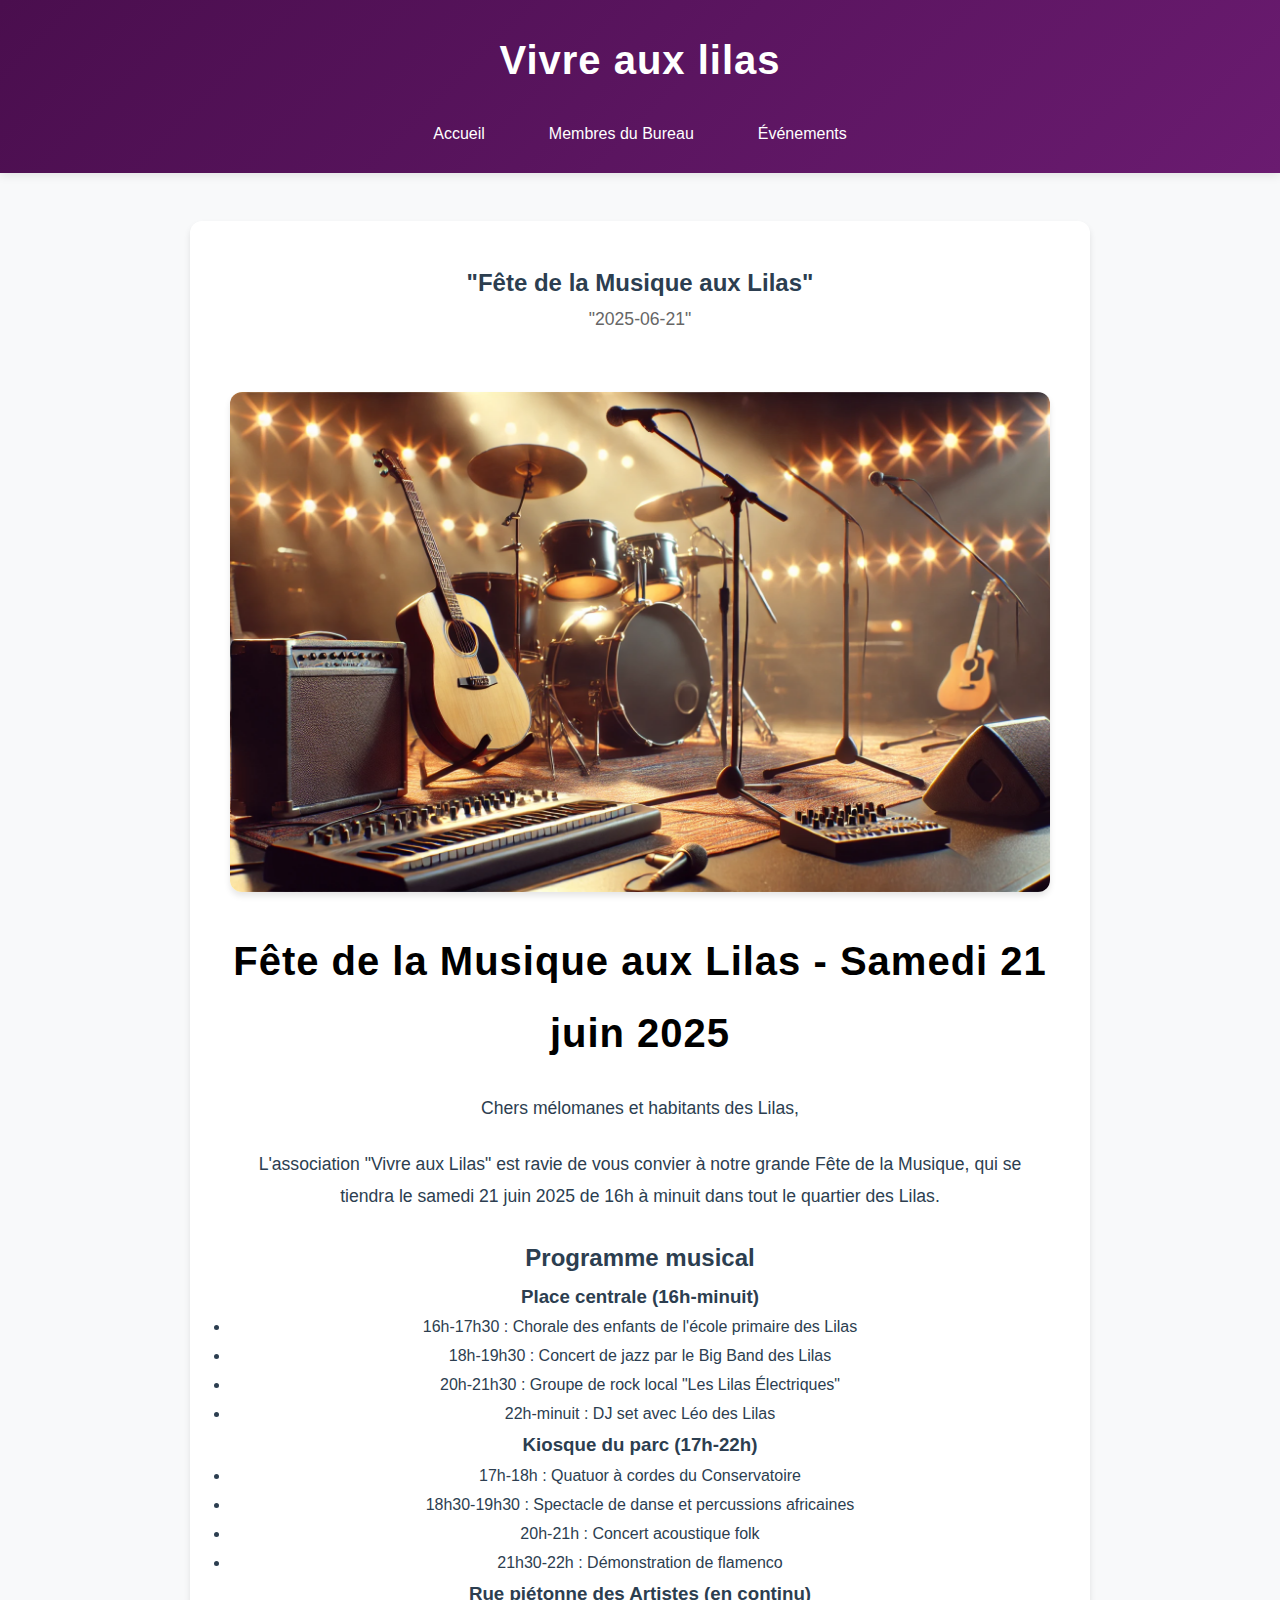
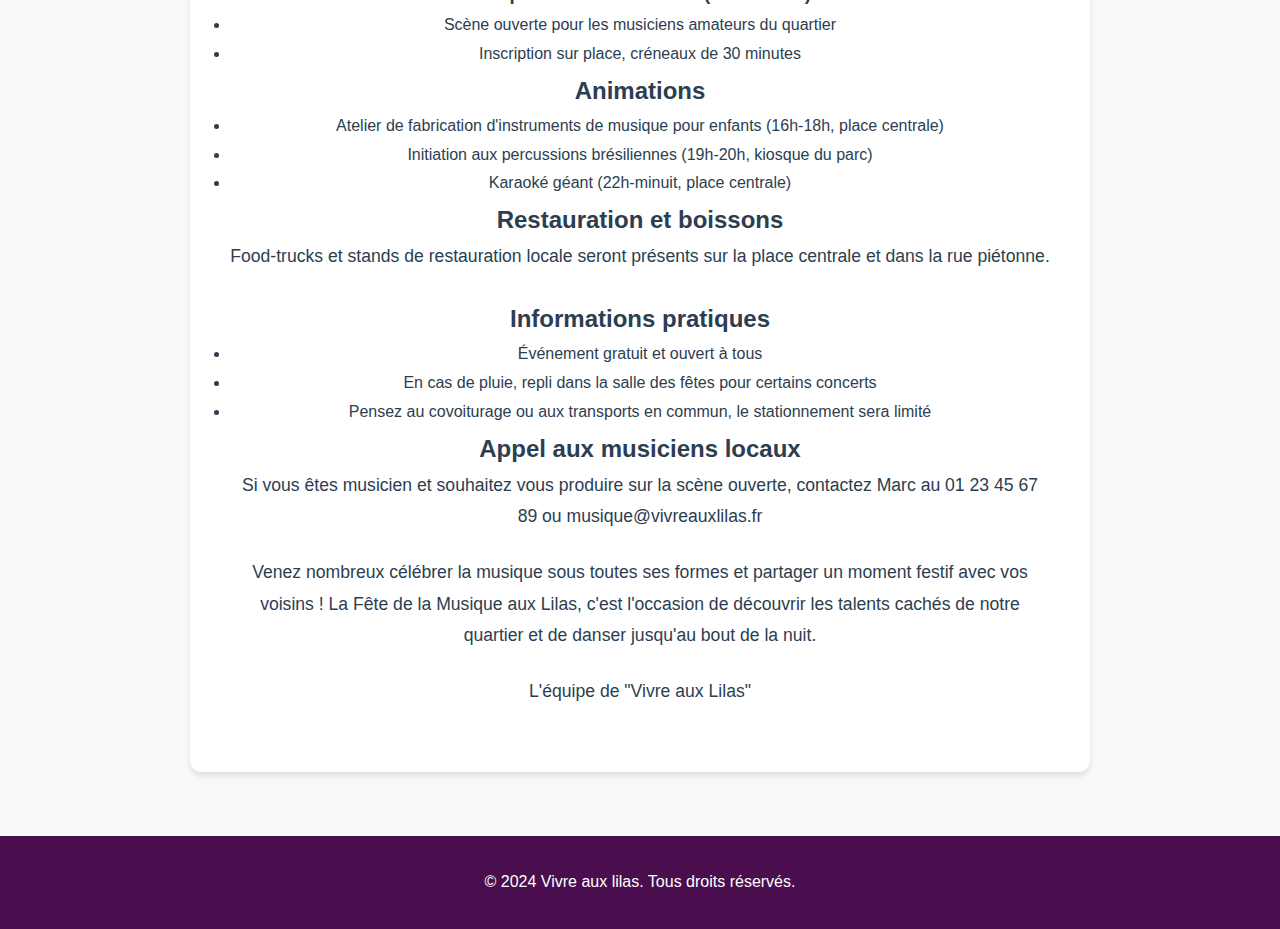
<file: evenement-6.html>
<!DOCTYPE html>
    <html lang="fr">
    <head>
        <meta charset="UTF-8">
        <meta name="viewport" content="width=device-width, initial-scale=1.0">
        <title>"Fête de la Musique aux Lilas" - Vivre aux lilas</title>
        <link rel="stylesheet" href="styles.css">
    </head>
    <body>
        <header>
            <h1 class="title-lila">Vivre aux lilas</h1>
            <nav>
                <ul>
                    <li><a href="index.html">Accueil</a></li>
                    <li><a href="bureau.html">Membres du Bureau</a></li>
                    <li><a href="evenements.html">Événements</a></li>
                </ul>
            </nav>
        </header>
        <main>
            <article classs="event-page">
                <h2>"Fête de la Musique aux Lilas"</h2>
                <p class="date">"2025-06-21"</p>
                <img src="images/evenement-6.webp" alt="Illustration pour "Fête de la Musique aux Lilas"" class="event-image">
                <h1>Fête de la Musique aux Lilas - Samedi 21 juin 2025</h1>
<p>Chers mélomanes et habitants des Lilas,</p>
<p>L'association "Vivre aux Lilas" est ravie de vous convier à notre grande Fête de la Musique, qui se tiendra le samedi 21 juin 2025 de 16h à minuit dans tout le quartier des Lilas.</p>
<h2>Programme musical</h2>
<h3>Place centrale (16h-minuit)</h3>
<ul>
<li>16h-17h30 : Chorale des enfants de l'école primaire des Lilas</li>
<li>18h-19h30 : Concert de jazz par le Big Band des Lilas</li>
<li>20h-21h30 : Groupe de rock local "Les Lilas Électriques"</li>
<li>22h-minuit : DJ set avec Léo des Lilas</li>
</ul>
<h3>Kiosque du parc (17h-22h)</h3>
<ul>
<li>17h-18h : Quatuor à cordes du Conservatoire</li>
<li>18h30-19h30 : Spectacle de danse et percussions africaines</li>
<li>20h-21h : Concert acoustique folk</li>
<li>21h30-22h : Démonstration de flamenco</li>
</ul>
<h3>Rue piétonne des Artistes (en continu)</h3>
<ul>
<li>Scène ouverte pour les musiciens amateurs du quartier</li>
<li>Inscription sur place, créneaux de 30 minutes</li>
</ul>
<h2>Animations</h2>
<ul>
<li>Atelier de fabrication d'instruments de musique pour enfants (16h-18h, place centrale)</li>
<li>Initiation aux percussions brésiliennes (19h-20h, kiosque du parc)</li>
<li>Karaoké géant (22h-minuit, place centrale)</li>
</ul>
<h2>Restauration et boissons</h2>
<p>Food-trucks et stands de restauration locale seront présents sur la place centrale et dans la rue piétonne.</p>
<h2>Informations pratiques</h2>
<ul>
<li>Événement gratuit et ouvert à tous</li>
<li>En cas de pluie, repli dans la salle des fêtes pour certains concerts</li>
<li>Pensez au covoiturage ou aux transports en commun, le stationnement sera limité</li>
</ul>
<h2>Appel aux musiciens locaux</h2>
<p>Si vous êtes musicien et souhaitez vous produire sur la scène ouverte, contactez Marc au 01 23 45 67 89 ou musique@vivreauxlilas.fr</p>
<p>Venez nombreux célébrer la musique sous toutes ses formes et partager un moment festif avec vos voisins ! La Fête de la Musique aux Lilas, c'est l'occasion de découvrir les talents cachés de notre quartier et de danser jusqu'au bout de la nuit.</p>
<p>L'équipe de "Vivre aux Lilas"</p>
            </article>
        </main>
        <footer>
            <p>&copy; 2024 Vivre aux lilas. Tous droits réservés.</p>
        </footer>
    </body>
    </html>
</file>
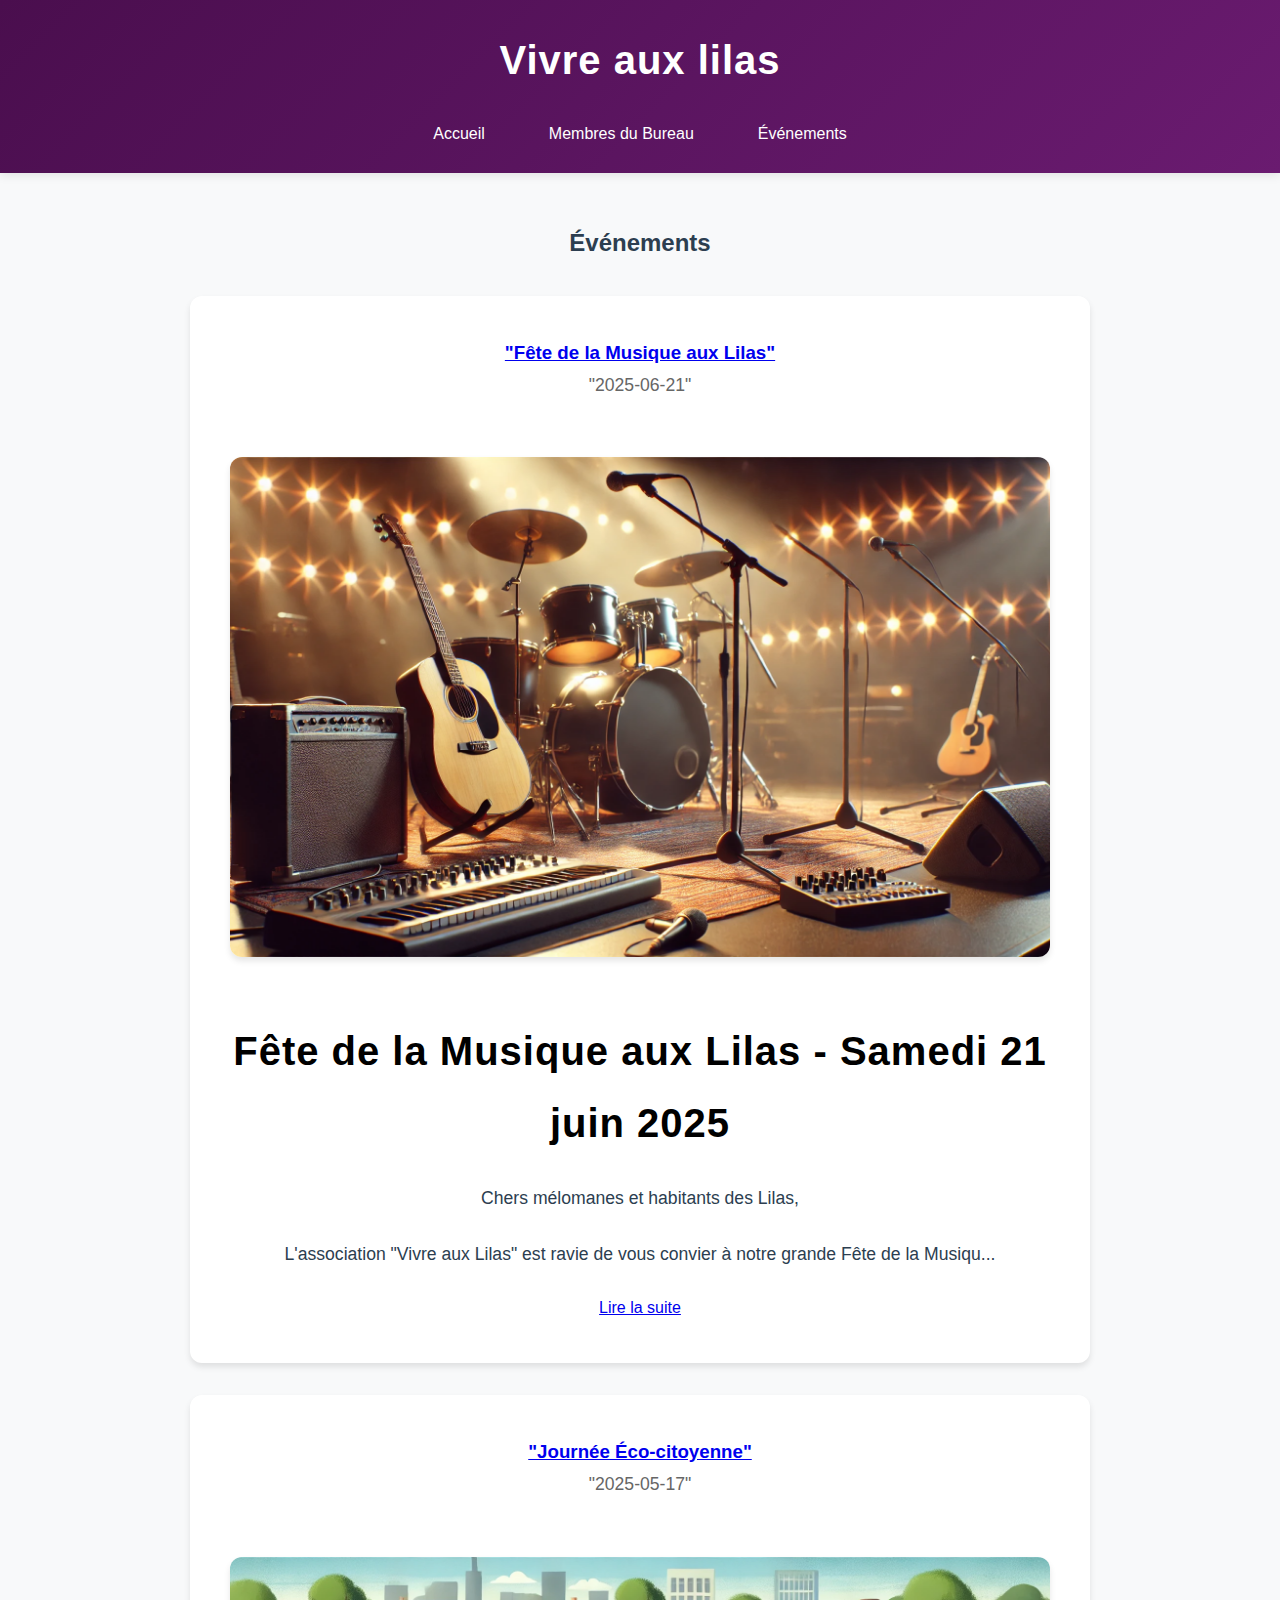
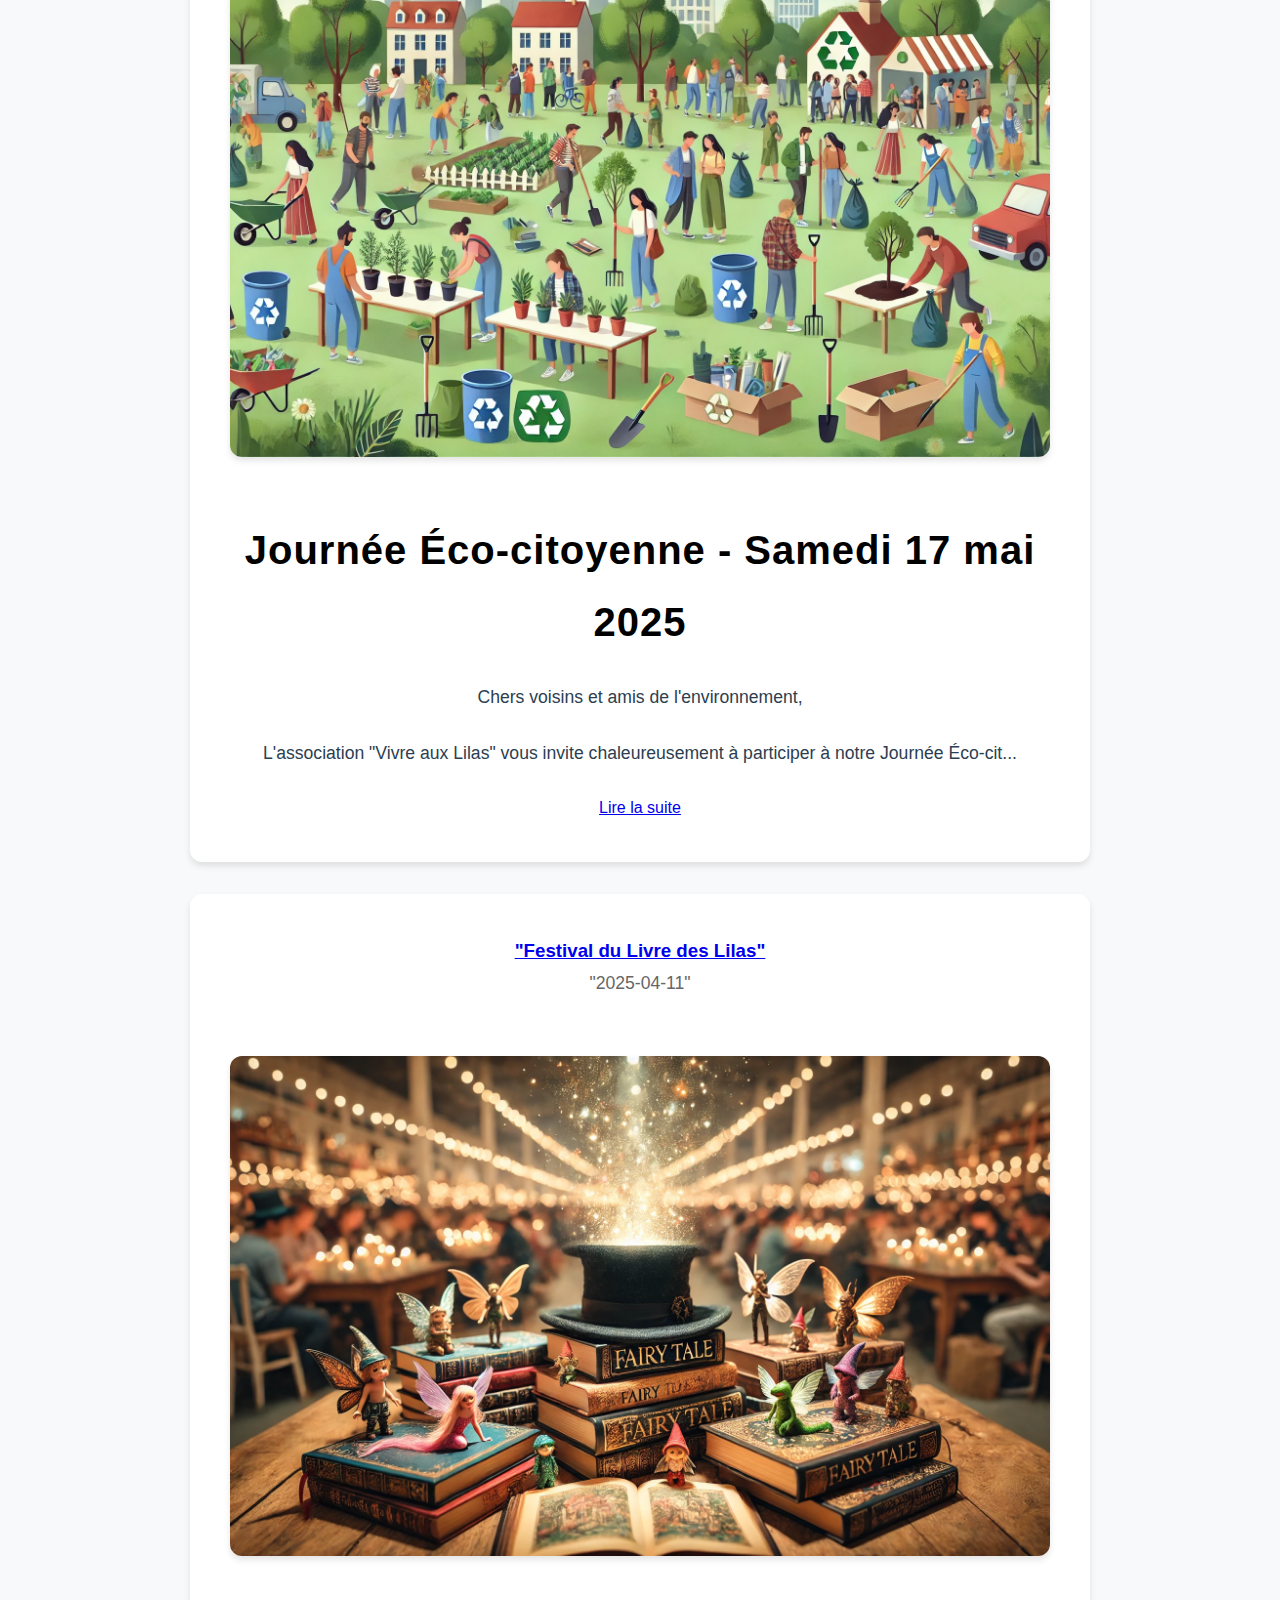
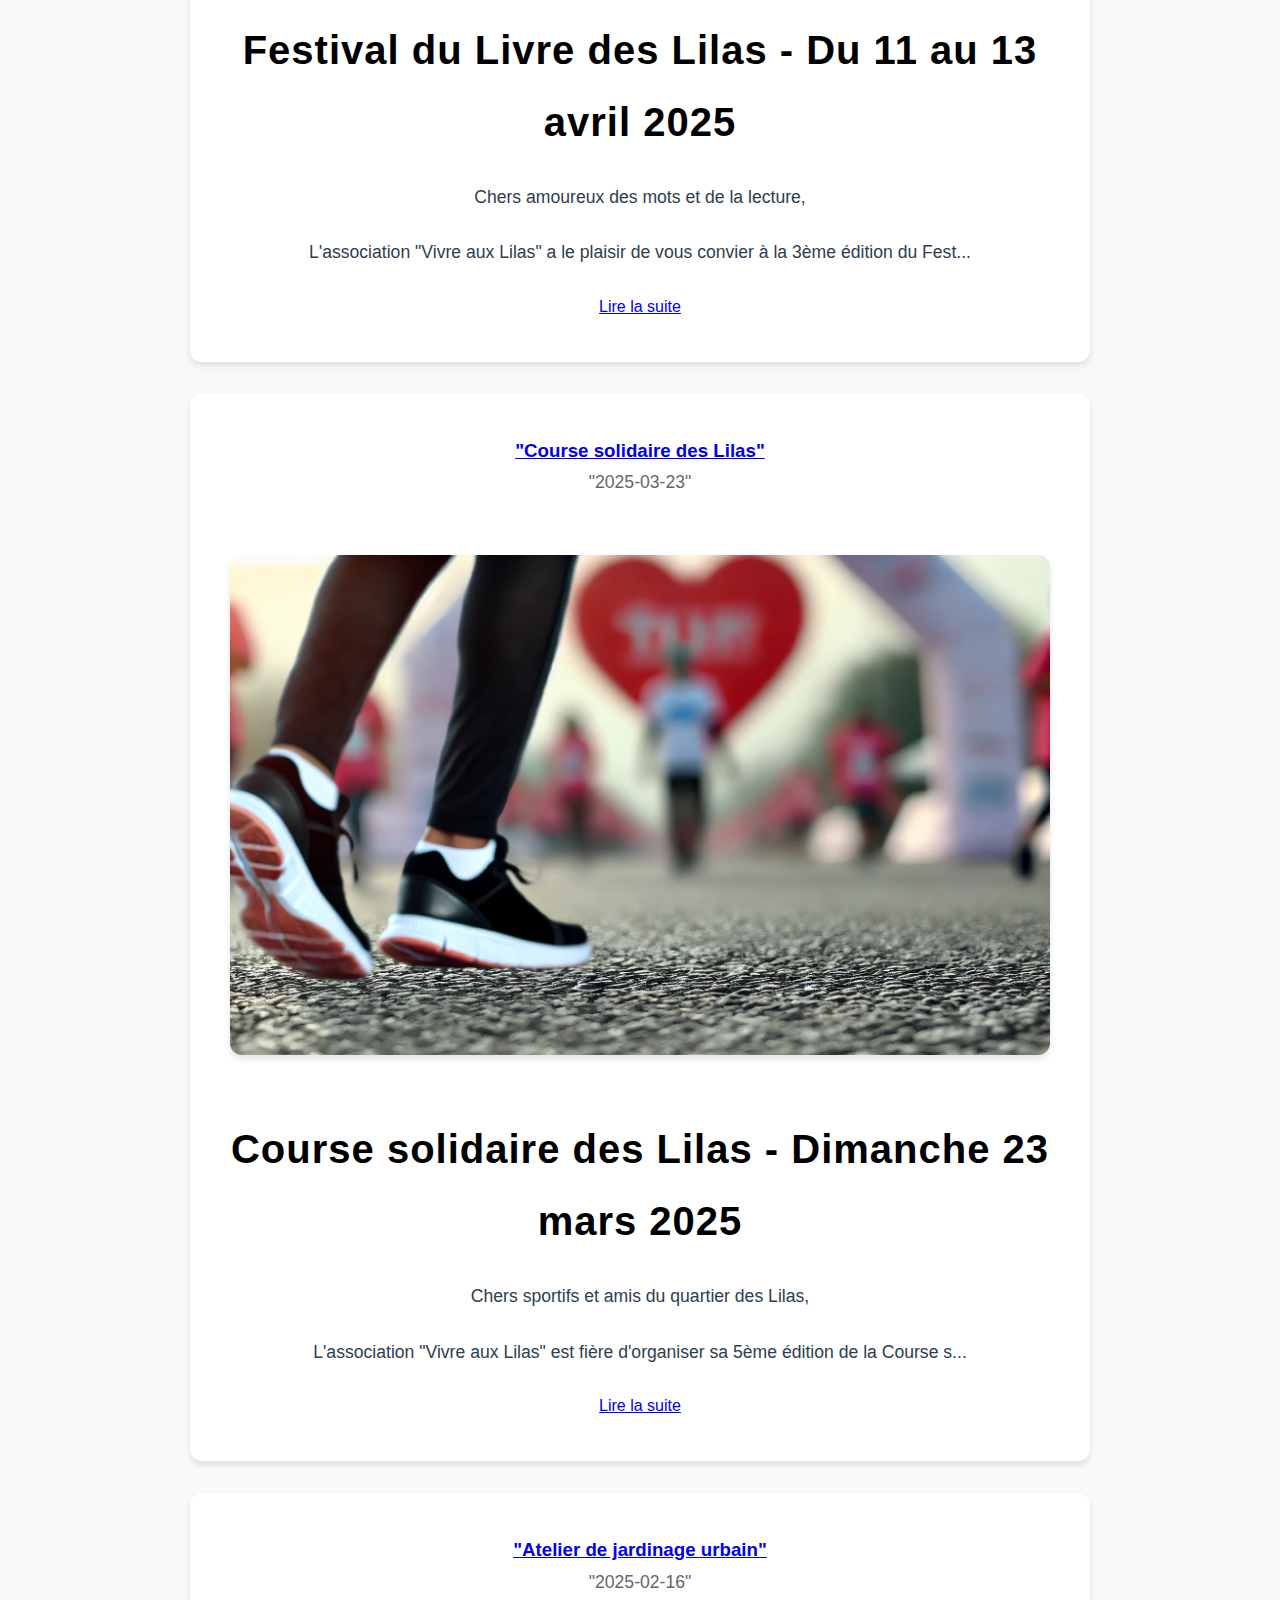
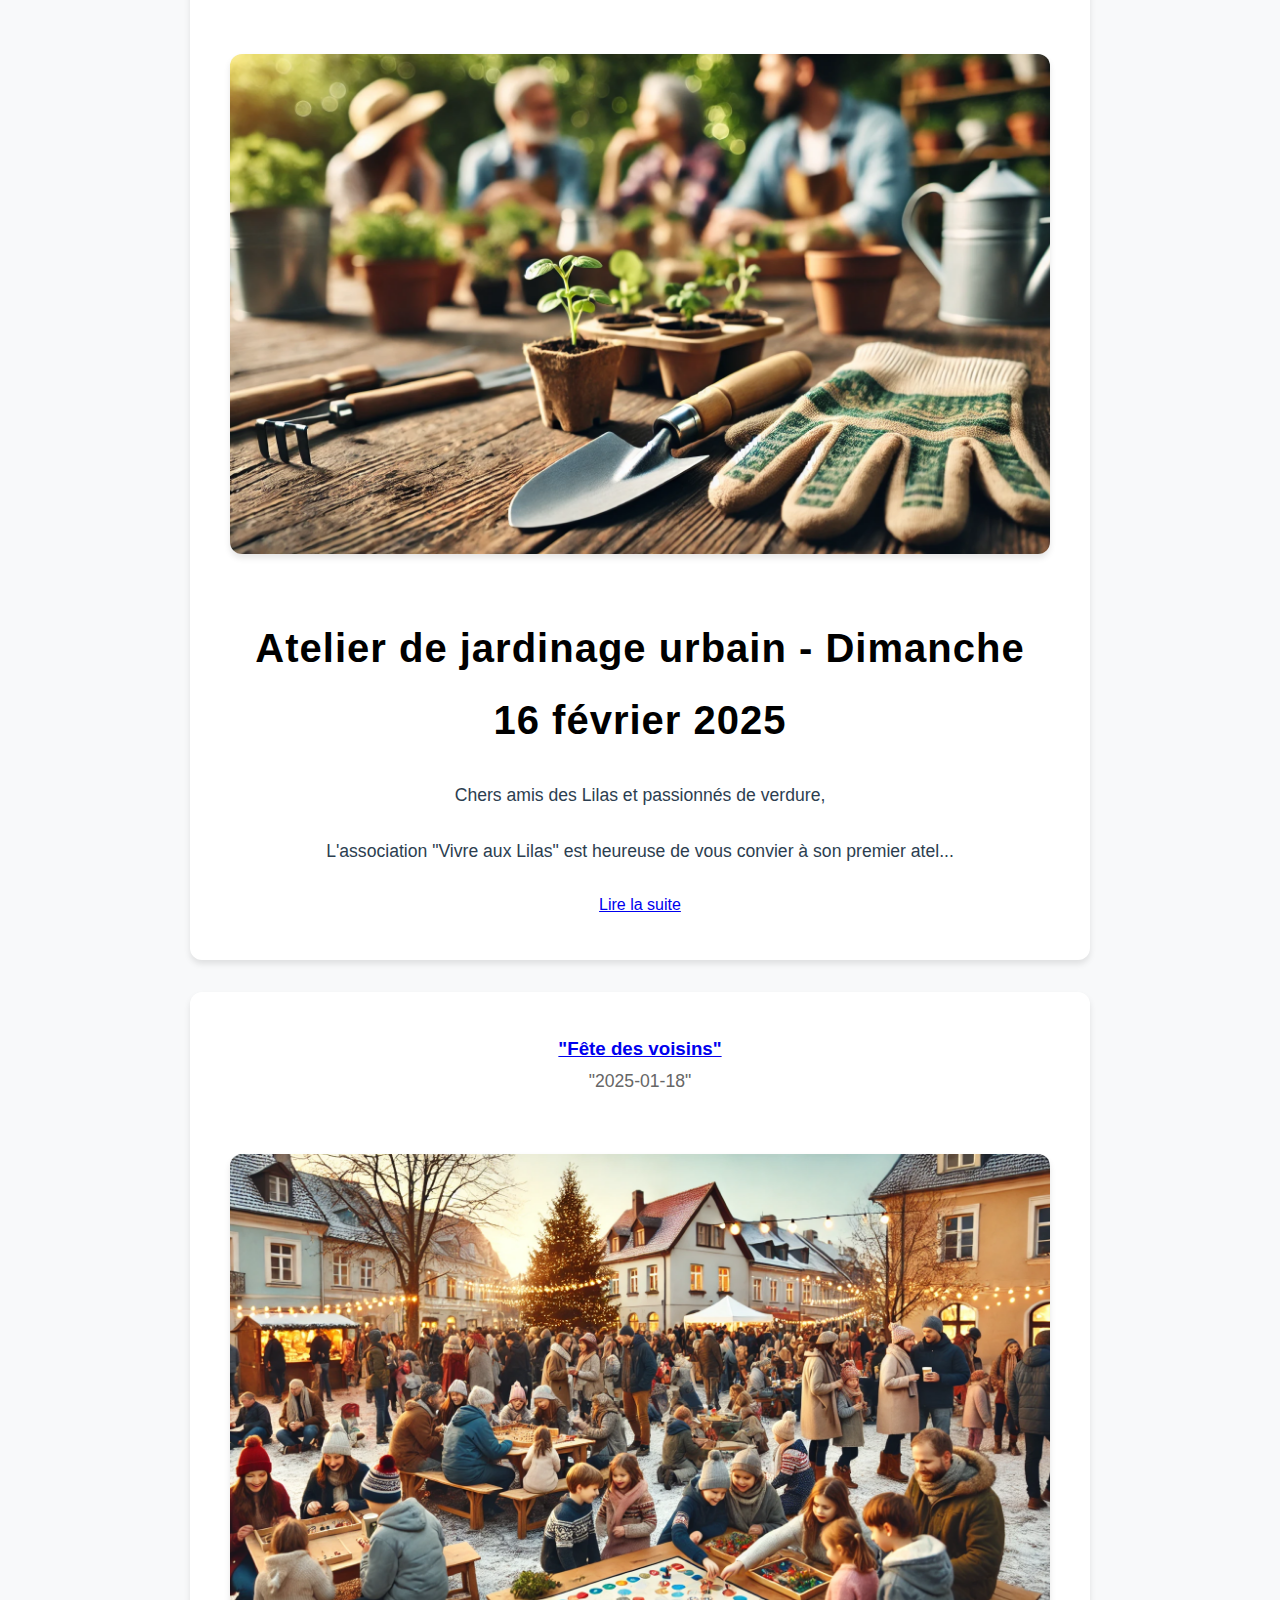
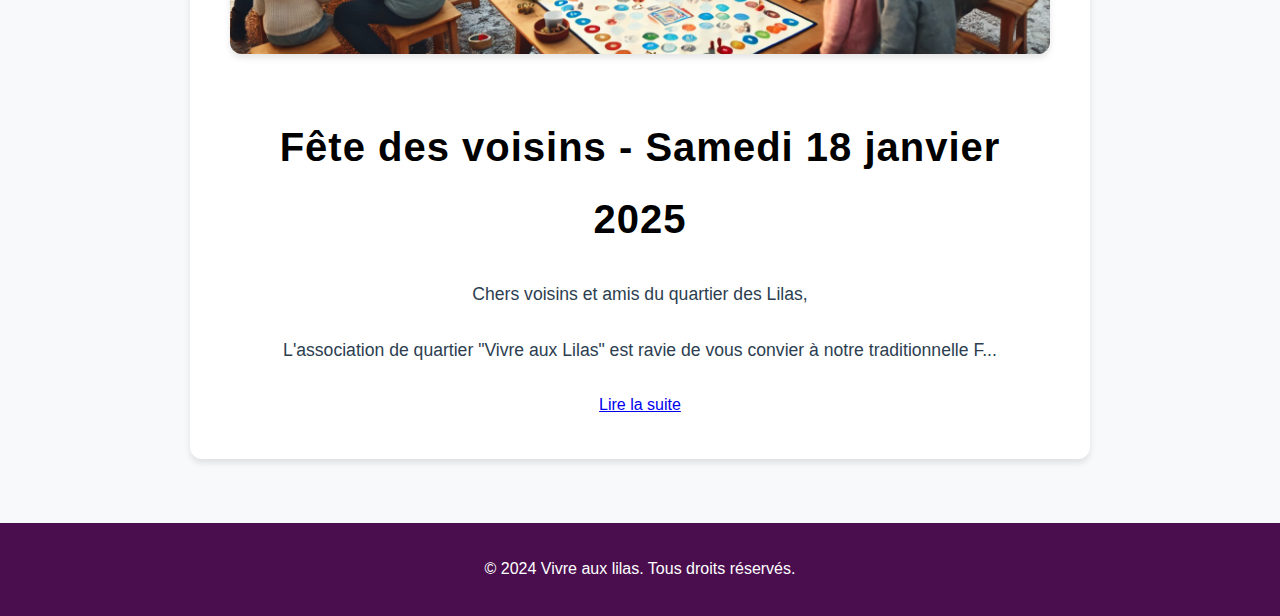
<file: evenements.html>
<!DOCTYPE html>
    <html lang="fr">
    <head>
        <meta charset="UTF-8">
        <meta name="viewport" content="width=device-width, initial-scale=1.0">
        <title>Événements - Vivre aux lilas</title>
        <link rel="stylesheet" href="styles.css">
    </head
    <body>
        <header>
            <h1 class="title-lila">Vivre aux lilas</h1>
            <nav>
                <ul>
                    <li><a href="index.html">Accueil</a></li>
                    <li><a href="bureau.html">Membres du Bureau</a></li>
                    <li><a href="evenements.html">Événements</a></li>
                </ul>
            </nav>
        </header>
        <main>
            <h2>Événements</h2>
    
            <article>
                <h3><a href="evenement-6.html">"Fête de la Musique aux Lilas"</a></h3>
                <p class="date">"2025-06-21"</p>
                <img src="images/evenement-6.webp" alt="Illustration pour "Fête de la Musique aux Lilas"" class="event-image">
                <p><h1>Fête de la Musique aux Lilas - Samedi 21 juin 2025</h1>
<p>Chers mélomanes et habitants des Lilas,</p>
<p>L'association "Vivre aux Lilas" est ravie de vous convier à notre grande Fête de la Musiqu...</p>
                <a href="evenement-6.html" class="read-more">Lire la suite</a>
            </article>
        
            <article>
                <h3><a href="evenement-5.html">"Journée Éco-citoyenne"</a></h3>
                <p class="date">"2025-05-17"</p>
                <img src="images/evenement-5.webp" alt="Illustration pour "Journée Éco-citoyenne"" class="event-image">
                <p><h1>Journée Éco-citoyenne - Samedi 17 mai 2025</h1>
<p>Chers voisins et amis de l'environnement,</p>
<p>L'association "Vivre aux Lilas" vous invite chaleureusement à participer à notre Journée Éco-cit...</p>
                <a href="evenement-5.html" class="read-more">Lire la suite</a>
            </article>
        
            <article>
                <h3><a href="evenement-4.html">"Festival du Livre des Lilas"</a></h3>
                <p class="date">"2025-04-11"</p>
                <img src="images/evenement-4.webp" alt="Illustration pour "Festival du Livre des Lilas"" class="event-image">
                <p><h1>Festival du Livre des Lilas - Du 11 au 13 avril 2025</h1>
<p>Chers amoureux des mots et de la lecture,</p>
<p>L'association "Vivre aux Lilas" a le plaisir de vous convier à la 3ème édition du Fest...</p>
                <a href="evenement-4.html" class="read-more">Lire la suite</a>
            </article>
        
            <article>
                <h3><a href="evenement-3.html">"Course solidaire des Lilas"</a></h3>
                <p class="date">"2025-03-23"</p>
                <img src="images/evenement-3.webp" alt="Illustration pour "Course solidaire des Lilas"" class="event-image">
                <p><h1>Course solidaire des Lilas - Dimanche 23 mars 2025</h1>
<p>Chers sportifs et amis du quartier des Lilas,</p>
<p>L'association "Vivre aux Lilas" est fière d'organiser sa 5ème édition de la Course s...</p>
                <a href="evenement-3.html" class="read-more">Lire la suite</a>
            </article>
        
            <article>
                <h3><a href="evenement-2.html">"Atelier de jardinage urbain"</a></h3>
                <p class="date">"2025-02-16"</p>
                <img src="images/evenement-2.webp" alt="Illustration pour "Atelier de jardinage urbain"" class="event-image">
                <p><h1>Atelier de jardinage urbain - Dimanche 16 février 2025</h1>
<p>Chers amis des Lilas et passionnés de verdure,</p>
<p>L'association "Vivre aux Lilas" est heureuse de vous convier à son premier atel...</p>
                <a href="evenement-2.html" class="read-more">Lire la suite</a>
            </article>
        
            <article>
                <h3><a href="evenement-1.html">"Fête des voisins"</a></h3>
                <p class="date">"2025-01-18"</p>
                <img src="images/evenement-1.webp" alt="Illustration pour "Fête des voisins"" class="event-image">
                <p><h1>Fête des voisins - Samedi 18 janvier 2025</h1>
<p>Chers voisins et amis du quartier des Lilas,</p>
<p>L'association de quartier "Vivre aux Lilas" est ravie de vous convier à notre traditionnelle F...</p>
                <a href="evenement-1.html" class="read-more">Lire la suite</a>
            </article>
        
        </main>
        <footer>
            <p>&copy; 2024 Vivre aux lilas. Tous droits réservés.</p>
        </footer>
    </body>
    </html>
</file>
<file: styles.css>
/* Modern CSS Reset */
* {
  margin: 0;
  padding: 0;
  box-sizing: border-box; }

:root {
  --primary-color: #4a0e4e;
  --secondary-color: #6a1b70;
  --text-color: #2c3e50;
  --light-bg: #f8f9fa;
  --card-shadow: 0 4px 6px rgba(0, 0, 0, 0.1);
  --transition: all 0.3s ease; }

body {
  font-family: 'Roboto', sans-serif;
  line-height: 1.8;
  color: var(--text-color);
  background-color: var(--light-bg); }

/* Modern Header */
header {
  background: linear-gradient(135deg, var(--primary-color), var(--secondary-color));
  padding: 1.5rem;
  box-shadow: 0 2px 10px rgba(0, 0, 0, 0.1); }

h1 {
  font-size: 2.5rem;
  font-weight: 700;
  color: black;
  text-align: center;
  margin-bottom: 1.5rem;
  letter-spacing: 1px; }

.title-lila {
  color: white; }

nav ul {
  display: flex;
  justify-content: center;
  gap: 2rem;
  list-style-type: none; }
  nav ul li a {
    list-style-type: none;
    color: white;
    text-decoration: none;
    font-weight: 500;
    padding: 0.5rem 1rem;
    border-radius: 4px;
    transition: var(--transition); }
    nav ul li a:hover {
      background: rgba(255, 255, 255, 0.1);
      transform: translateY(-2px); }

/* Content Styling */
main {
  text-align: center;
  max-width: 1200px;
  margin: 3rem auto; }
  @media (min-width: 768px) {
    main {
      padding: 0 2rem; } }
.news-grid {
  display: grid;
  grid-template-columns: repeat(auto-fit, minmax(300px, 1fr));
  gap: 2rem;
  margin-top: 2rem; }

.news-card {
  background: white;
  border-radius: 12px;
  overflow: hidden;
  box-shadow: var(--card-shadow);
  transition: var(--transition);
  display: flex;
  flex-direction: column;
  justify-content: space-between;
  height: 100%; }
  .news-card:hover {
    transform: translateY(-5px);
    box-shadow: 0 6px 12px rgba(0, 0, 0, 0.15); }
  .news-card h1 {
    font-size: 1.5rem; }
  .news-card h3 {
    padding: 1.5rem;
    background: var(--primary-color); }
    .news-card h3 a {
      color: white;
      text-decoration: none; }
  .news-card .date {
    color: #666;
    font-size: 0.9rem;
    padding: 1rem 1.5rem; }
  .news-card .summary {
    padding: 0 1.5rem 1.5rem;
    flex-grow: 1; }
  .news-card .read-more {
    display: inline-block;
    margin: 0 1.5rem 1.5rem;
    padding: 0.5rem 1rem;
    background: var(--primary-color);
    color: white;
    text-decoration: none;
    border-radius: 4px;
    transition: var(--transition);
    align-self: start; }
    .news-card .read-more:hover {
      background: var(--secondary-color); }

/* Event Pages */
.event-page h1 {
  font-size: 1.8rem;
  color: var(--primary-color);
  margin: 1rem 0; }

.event-page h2 {
  font-size: 2.2rem;
  color: var(--primary-color);
  margin-bottom: 1.5rem; }

article {
  background: white;
  padding: 2.5rem;
  border-radius: 12px;
  box-shadow: var(--card-shadow);
  max-width: 900px;
  margin: 2rem auto; }
  article .date {
    color: #666;
    font-size: 1.1rem;
    margin-bottom: 2rem;
    display: block; }
  article .event-image {
    width: 100%;
    height: 500px;
    object-fit: cover;
    border-radius: 12px;
    margin: 1.5rem 0;
    box-shadow: var(--card-shadow);
    transition: var(--transition); }
    article .event-image:hover {
      transform: scale(1.02); }
  article p {
    font-size: 1.1rem;
    line-height: 1.8;
    margin-bottom: 1.5rem;
    color: var(--text-color); }

@media (max-width: 768px) {
  .event-page h1 {
    font-size: 1.5rem; }
  .event-page h2 {
    font-size: 1.8rem; }
  article {
    padding: 1.5rem;
    margin: 1rem; }
    article .event-image {
      height: 300px; }
    article p {
      font-size: 1rem; } }

/* Members List */
.members-list {
  display: grid;
  grid-template-columns: repeat(auto-fit, minmax(250px, 1fr));
  gap: 2rem;
  padding: 2rem;
  text-decoration: none;
  list-style-type: none; }
  .members-list li {
    background: white;
    padding: 1.5rem;
    border-radius: 8px;
    box-shadow: var(--card-shadow);
    transition: var(--transition);
    text-decoration: none; }
    .members-list li:hover {
      transform: translateY(-3px); }

/* Modern Footer */
footer {
  background: var(--primary-color);
  color: white;
  text-align: center;
  padding: 2rem;
  margin-top: 4rem; }

/* Responsive Design */
@media (max-width: 768px) {
  nav ul {
    flex-direction: column;
    align-items: center;
    gap: 1rem;
    list-style-type: none; }
  .news-grid {
    grid-template-columns: 1fr; }
  .members-list {
    grid-template-columns: 1fr; }
    .members-list li {
      list-style-type: none; } }
</file>
